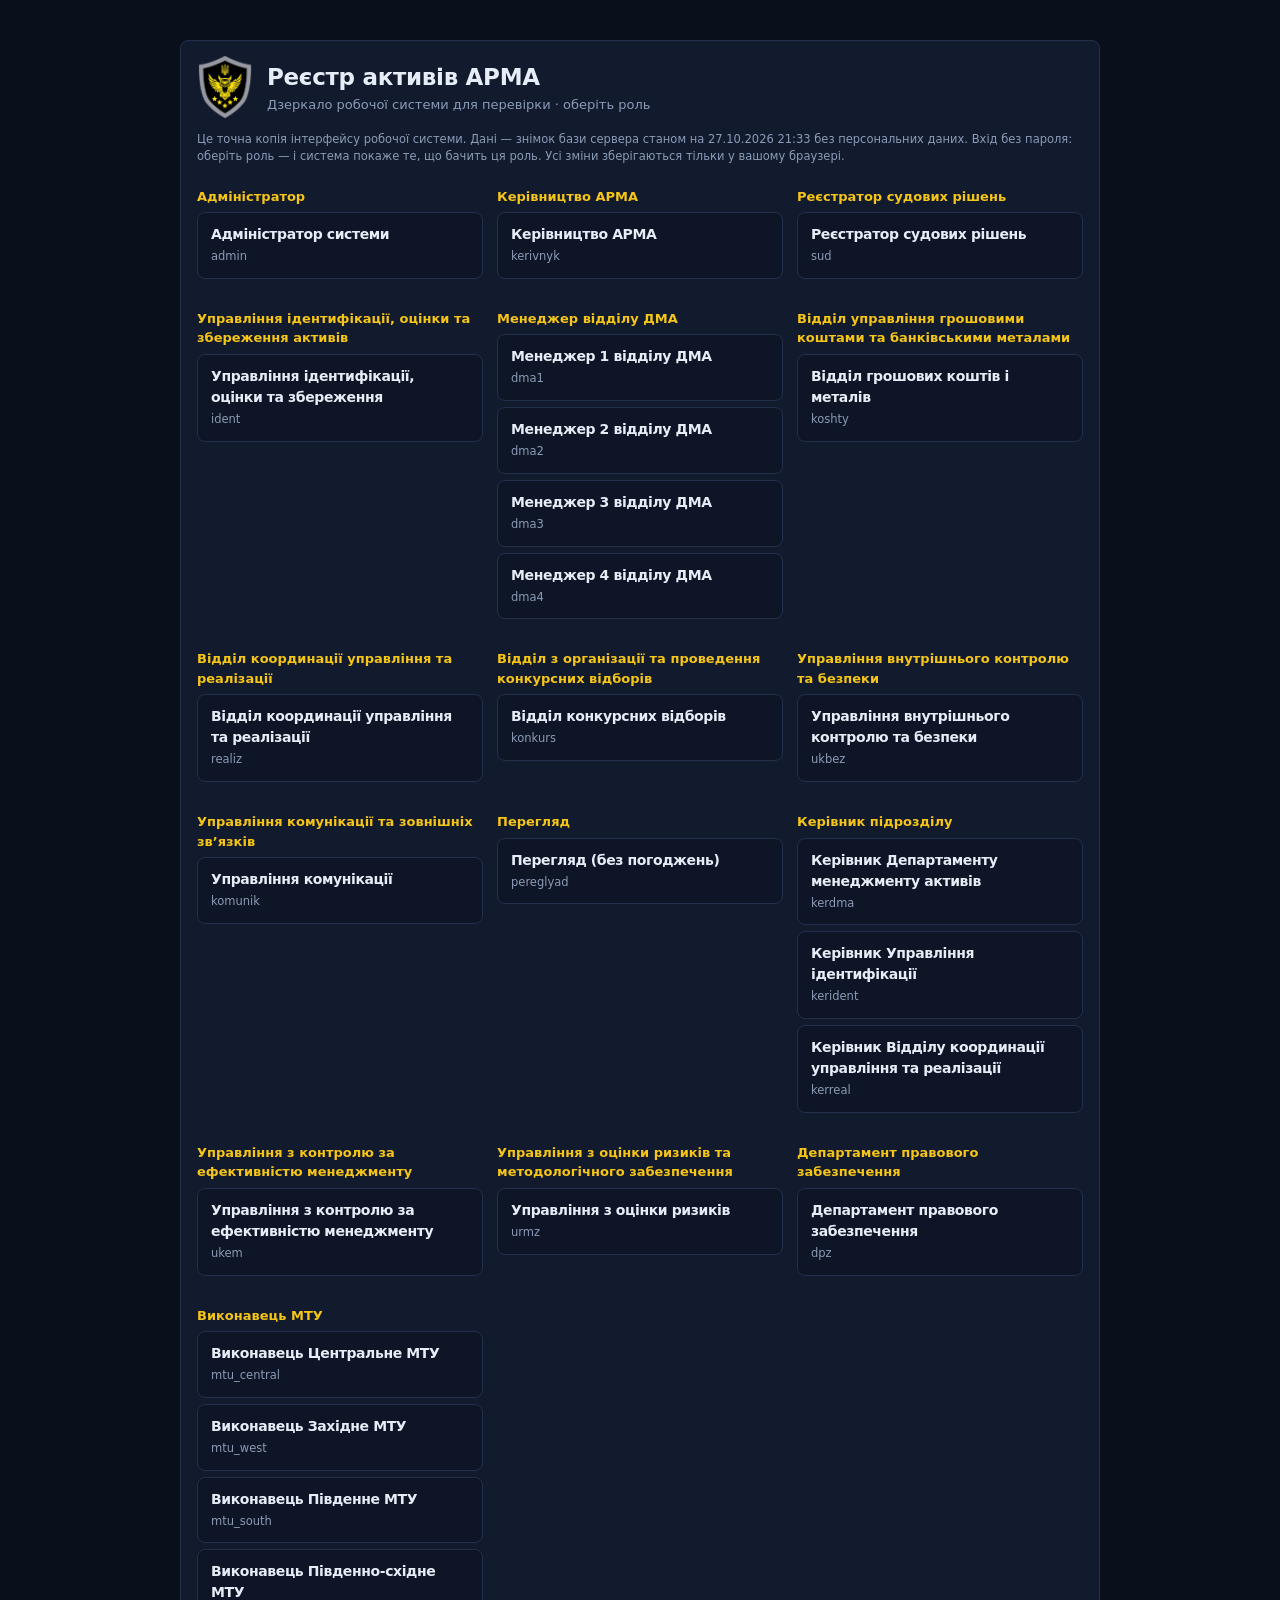
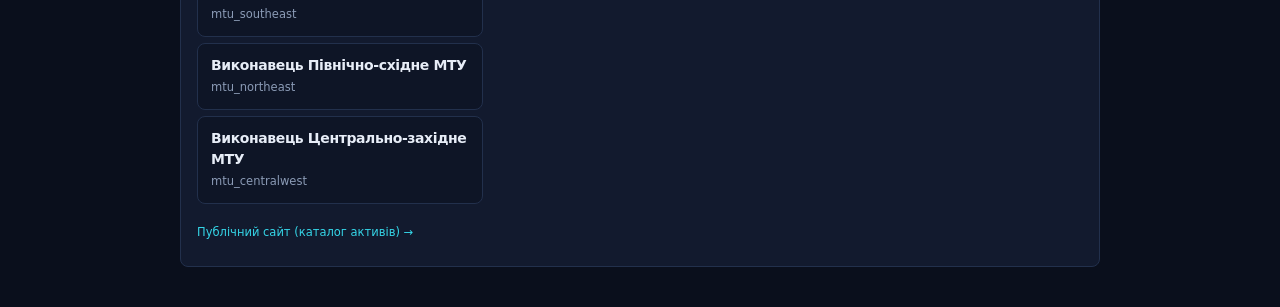
<file: index.html>
<!doctype html>
<html lang="uk"><head><meta charset="utf-8"><meta name="viewport" content="width=device-width,initial-scale=1">
<title>Реєстр активів АРМА — дзеркало для перевірки</title>
<link rel="icon" href="logo.png"><link rel="stylesheet" href="app.css"></head>
<body><div id="app"><div class="boot"><img src="logo.png" alt=""><b>Завантаження реєстру…</b></div></div>
<script>window.ARMA_MODE = 'static'; window.ARMA_STATIC = '';</script>
<script src="dicts.js"></script>
<script src="core.js"></script><script src="charts.js"></script><script src="map.js"></script><script src="xlsx.js"></script>
<script src="pages_main.js"></script><script src="pages_asset.js"></script><script src="pages_work.js"></script><script src="pages_ident.js"></script><script src="pages_mgmt.js"></script><script src="pages_admin.js"></script><script src="boot.js"></script>
</body></html>
</file>
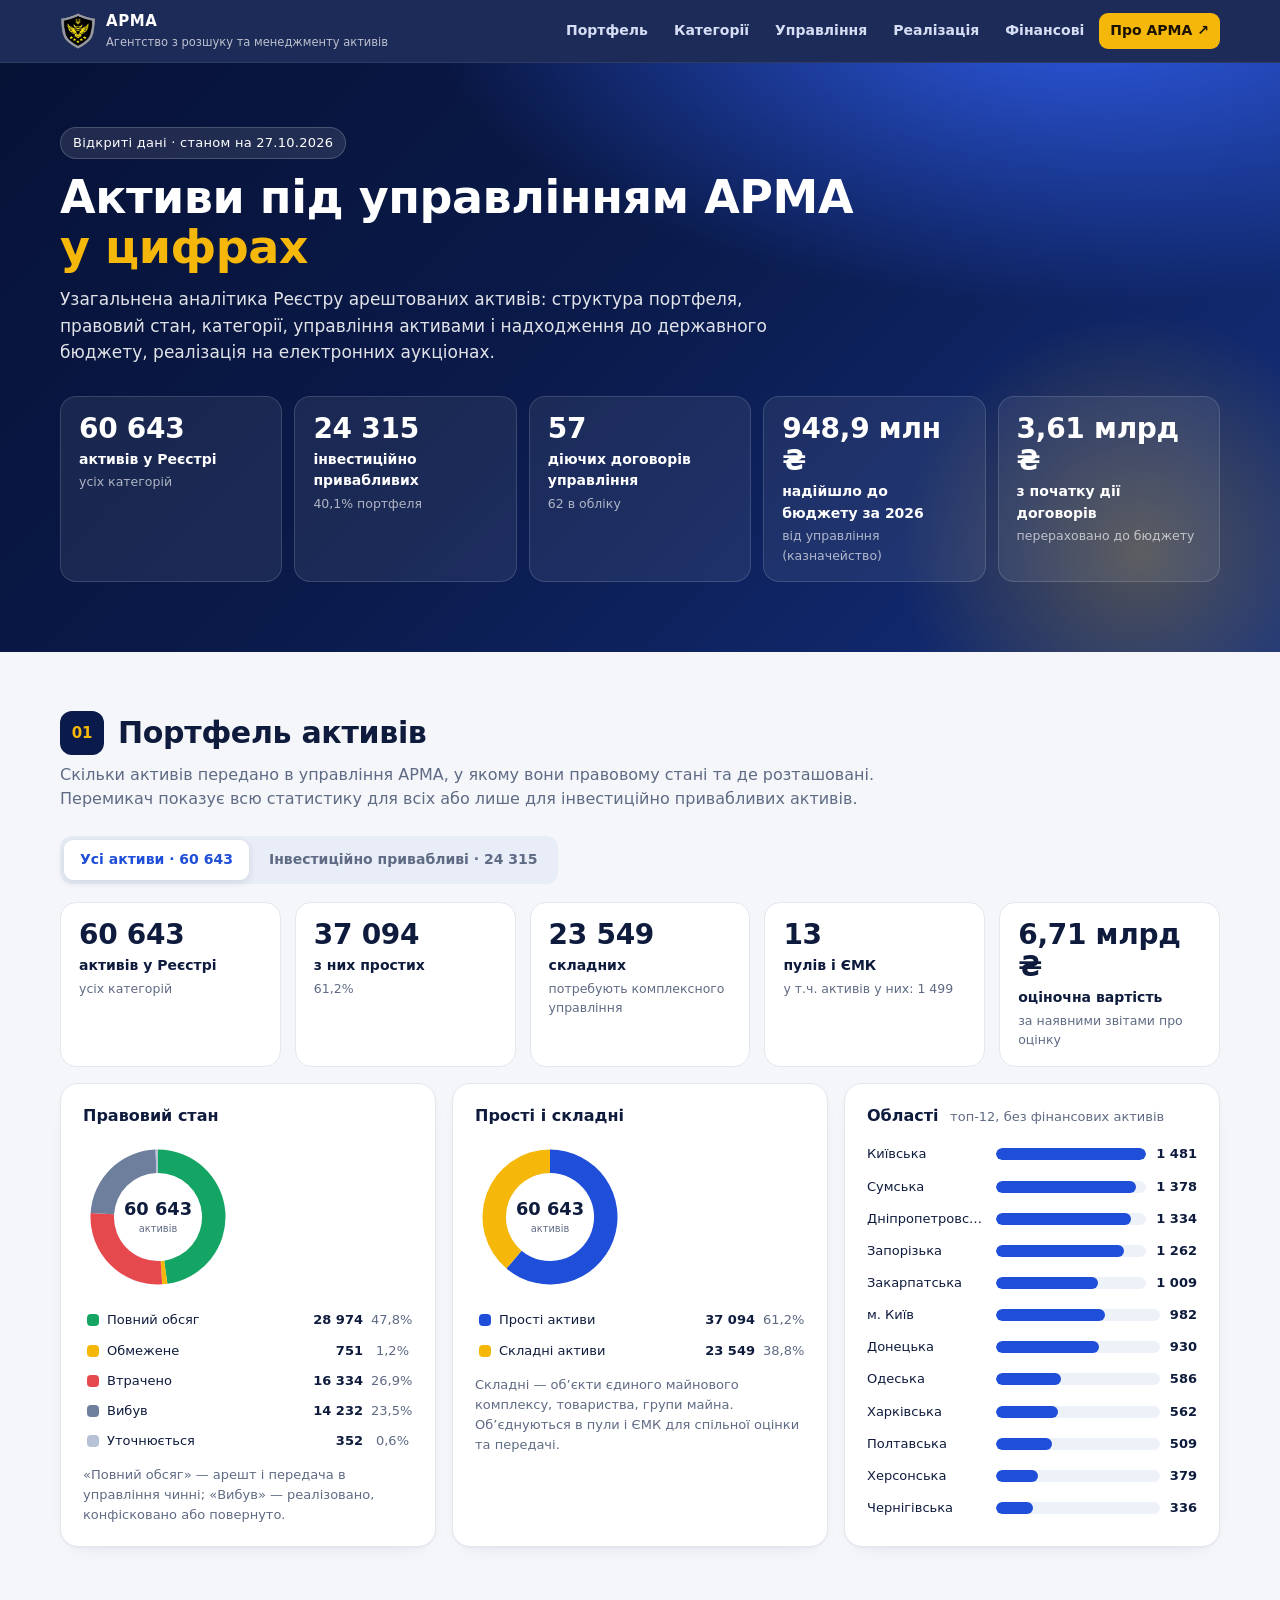
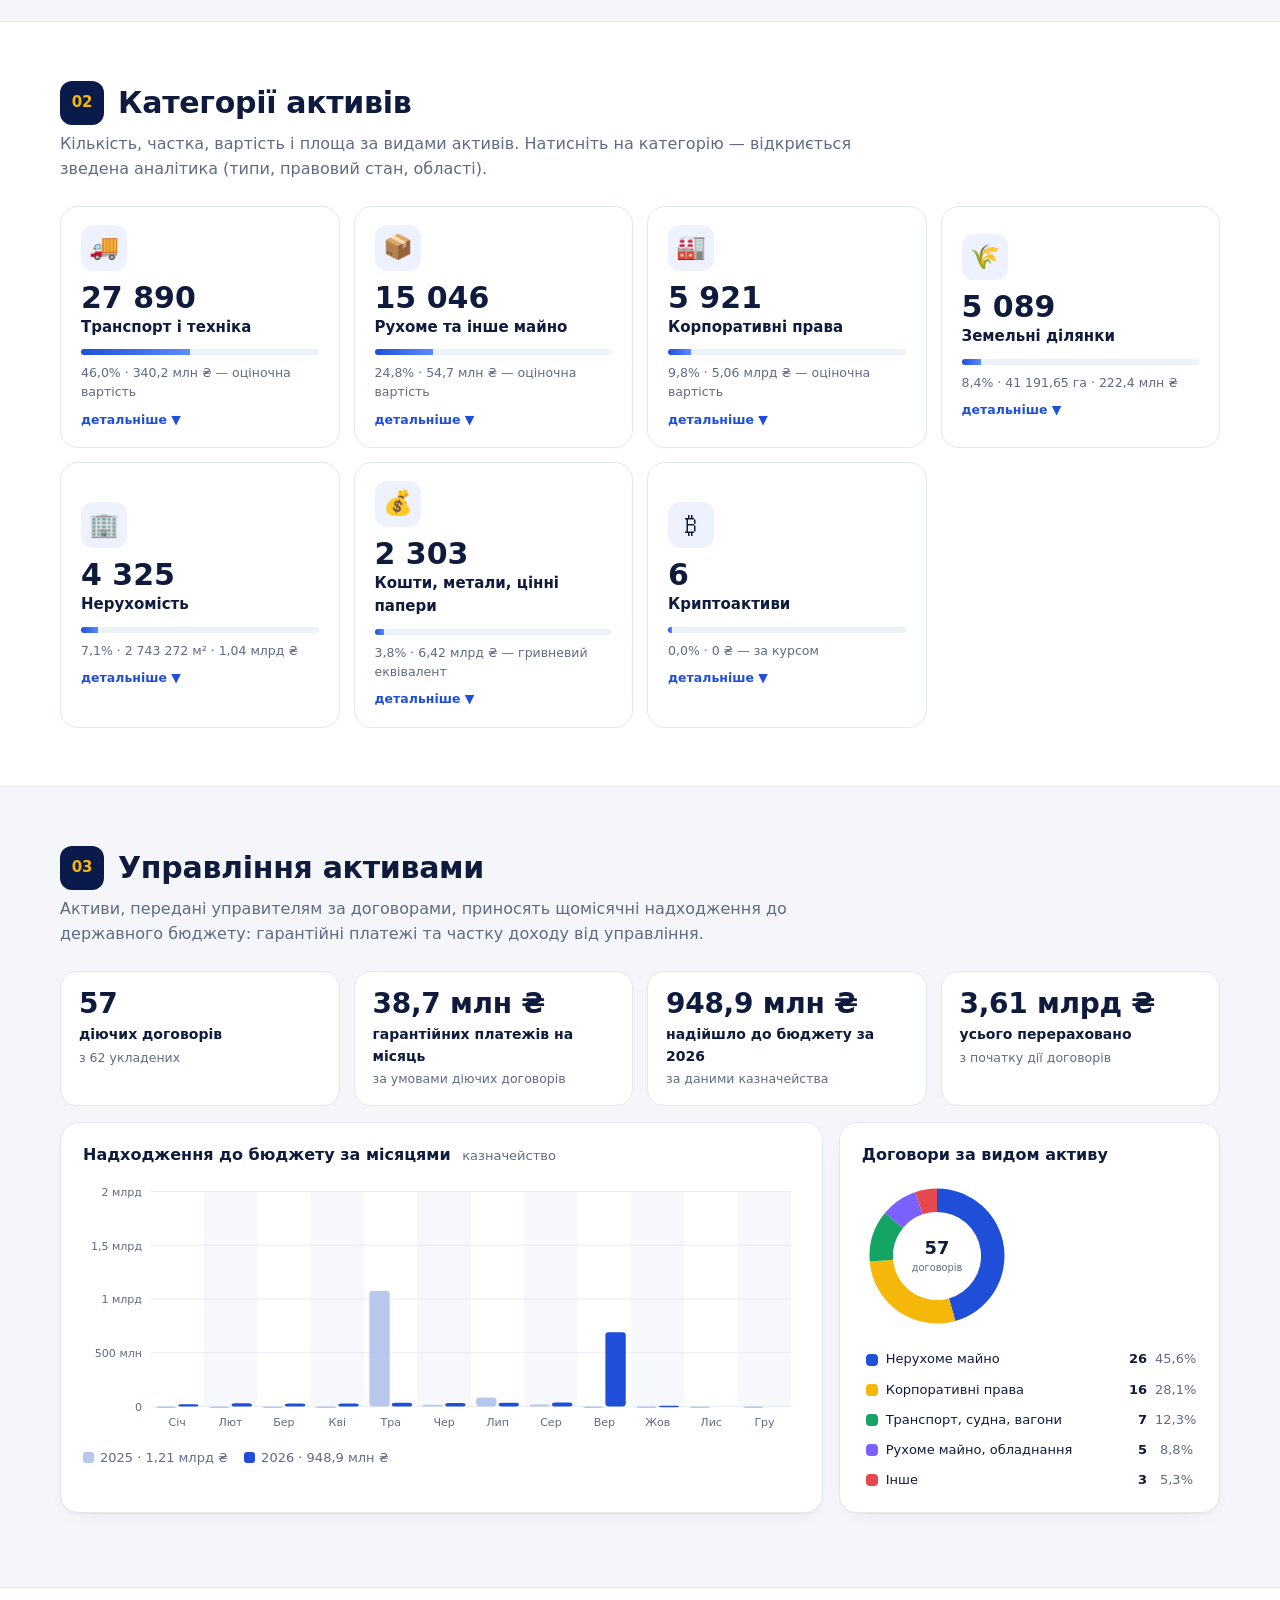
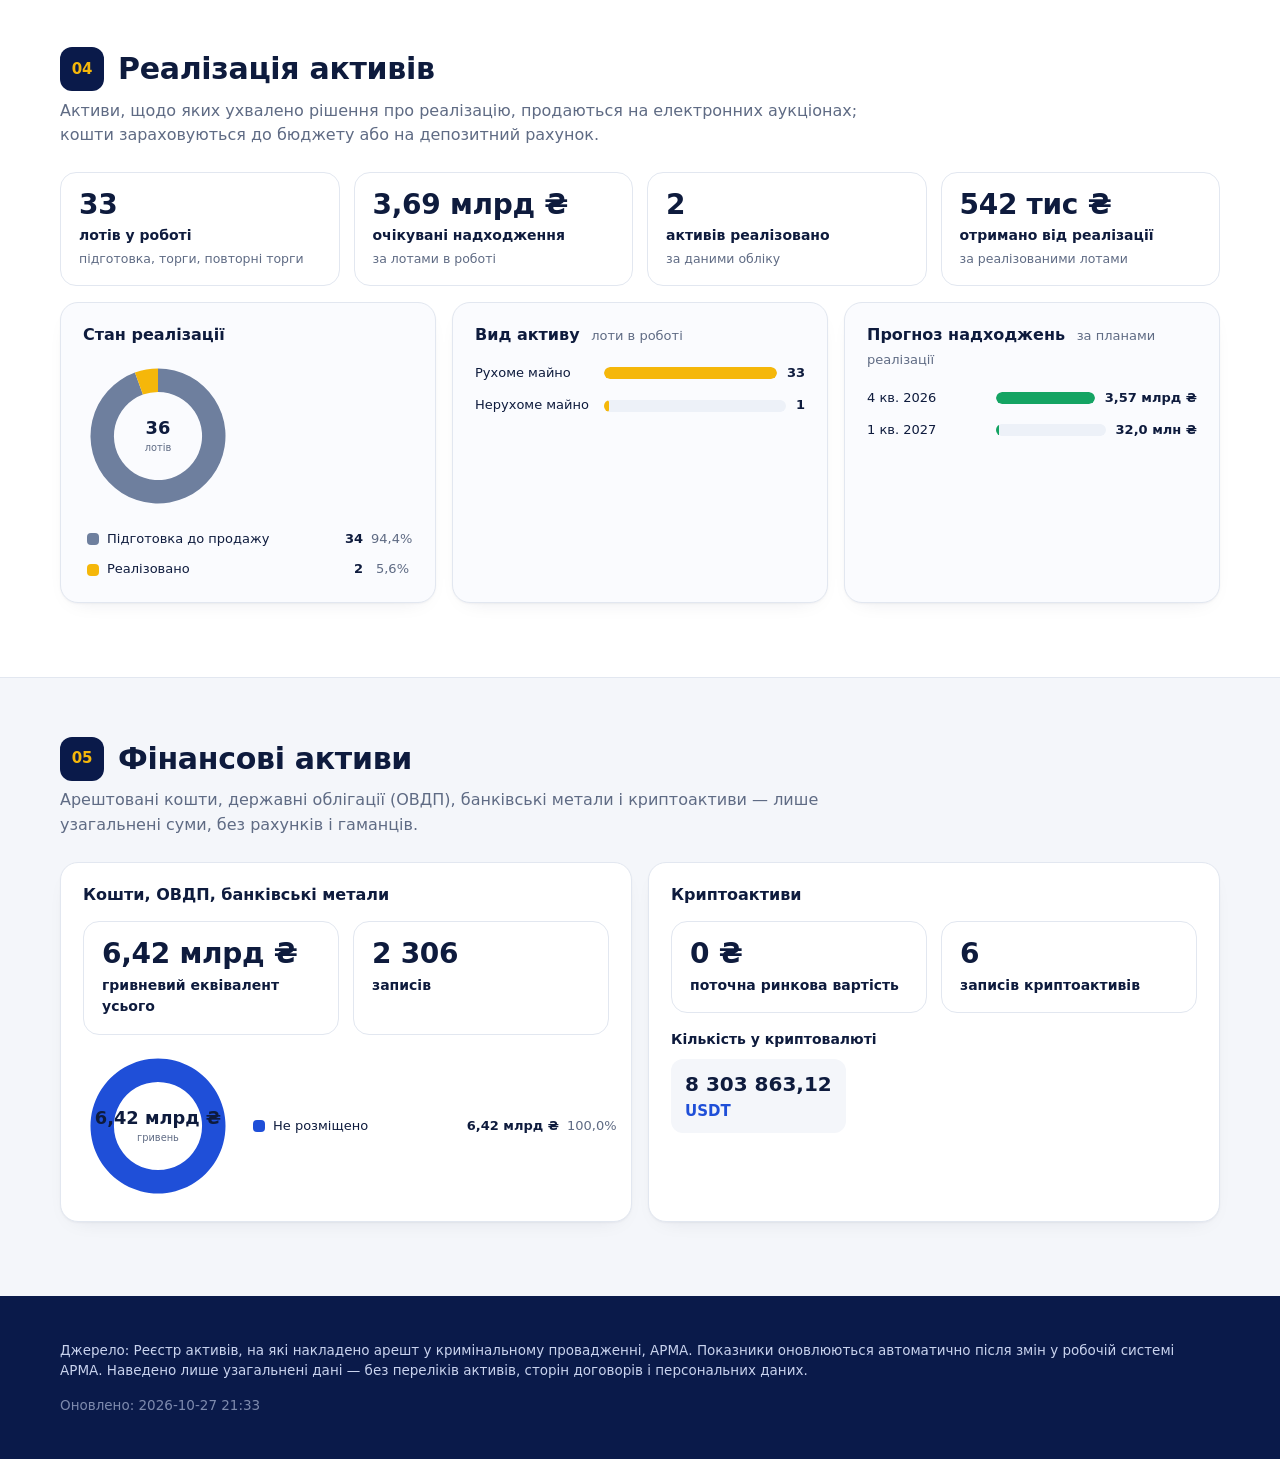
<file: dashboard.html>
<!doctype html>
<html lang="uk"><head><meta charset="utf-8"><meta name="viewport" content="width=device-width,initial-scale=1">
<title>Активи АРМА у цифрах — інфографіка (дзеркало)</title>
<meta name="description" content="Узагальнена аналітика активів під управлінням АРМА: портфель, категорії, управління і реалізація">
<link rel="icon" href="logo.png"><link rel="stylesheet" href="infographics.css"></head>
<body><main id="ig"><div class="ig-empty">Завантаження…</div></main>
<script>window.ARMA_MODE = 'static'; window.ARMA_STATIC = '';</script>
<script src="dicts.js"></script><script src="infographics.js"></script></body></html>
</file>
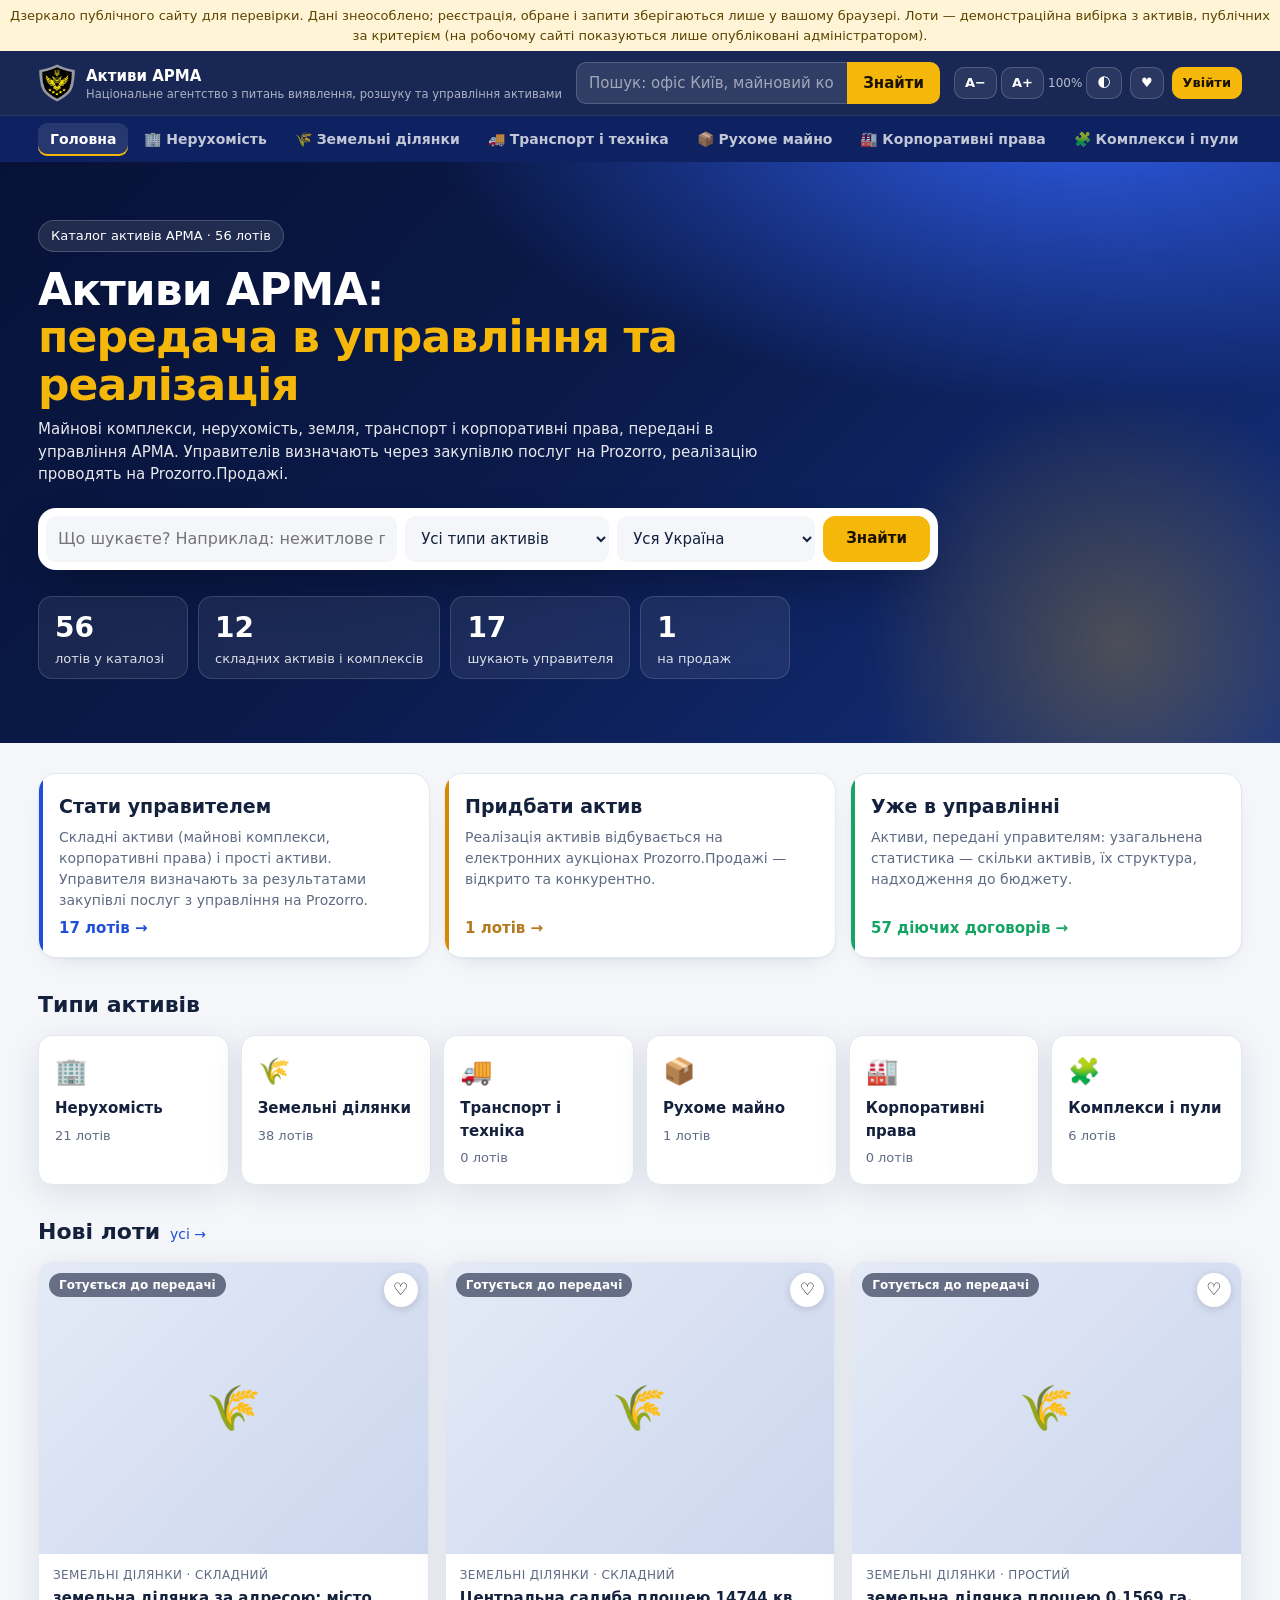
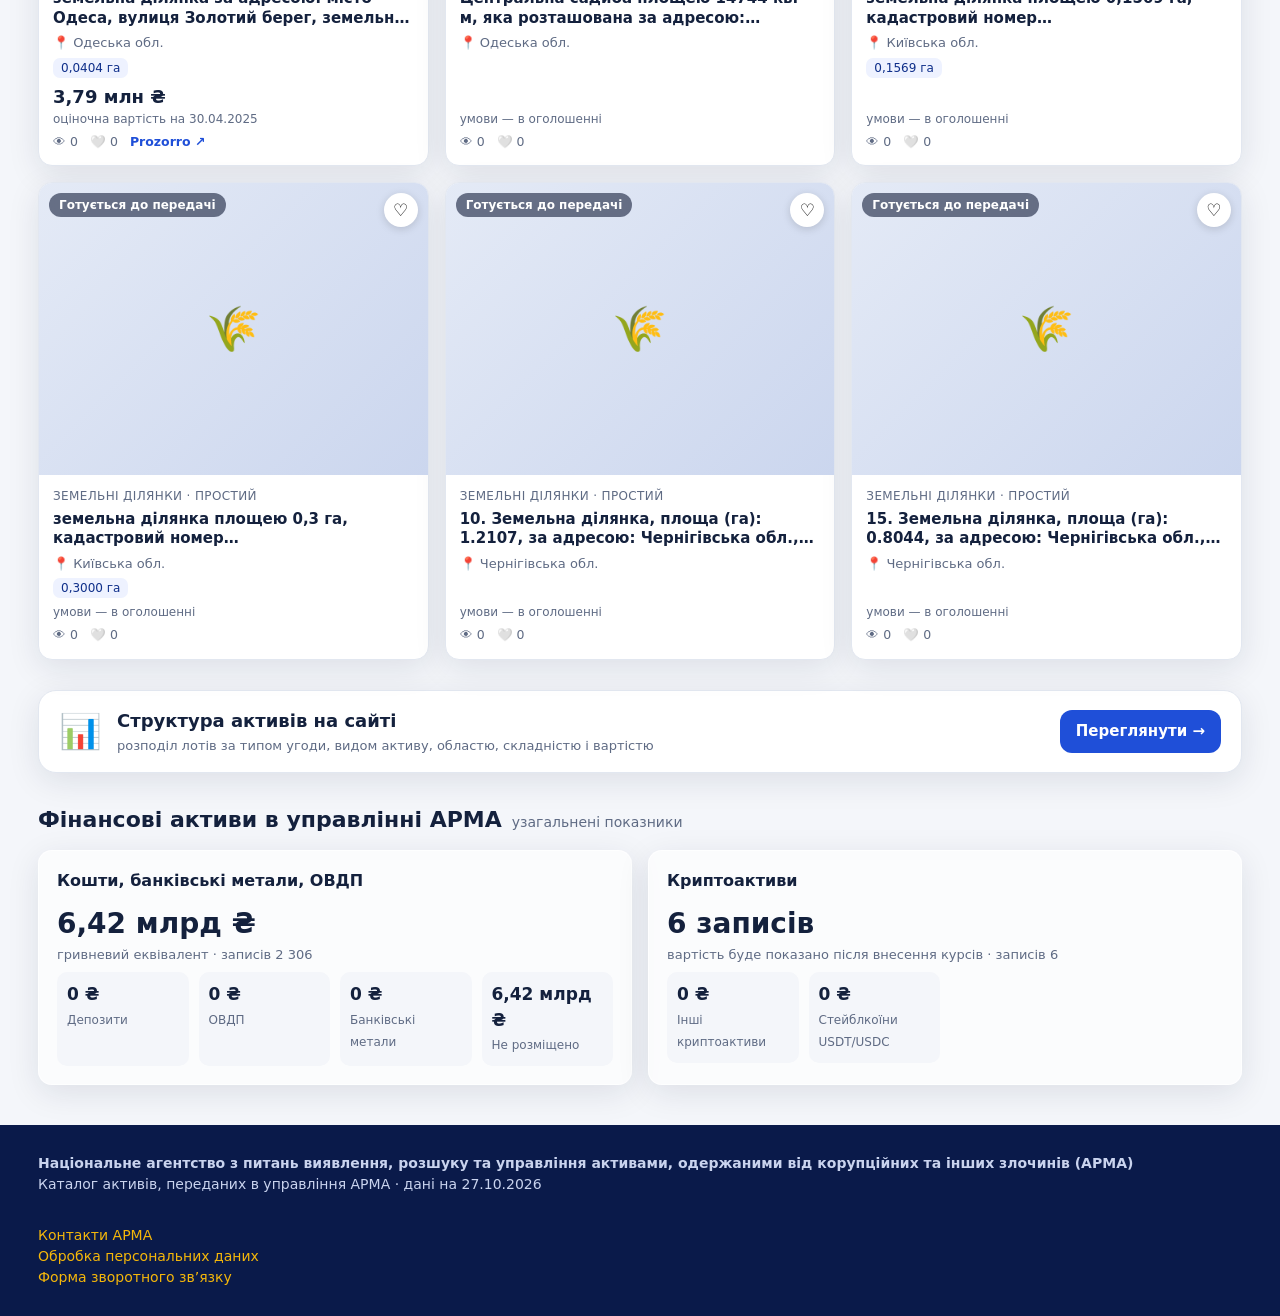
<file: public.html>
<!doctype html>
<html lang="uk"><head><meta charset="utf-8"><meta name="viewport" content="width=device-width,initial-scale=1">
<title>Активи АРМА — каталог активів (дзеркало)</title>
<link rel="icon" href="logo.png"><link rel="stylesheet" href="public.css"></head>
<body><div id="pub"></div>
<script>window.ARMA_MODE = 'static'; window.ARMA_STATIC = '';</script>
<script src="dicts.js"></script><script src="map.js"></script><script src="public.js"></script></body></html>
</file>
<file: app.css>
:root{
  --bg:#0A0F1C; --panel:#121A2E; --panel2:#0E1526; --line:#22304C;
  --gold:#F5C518; --cyan:#35D6E8; --violet:#8B7BF7;
  --text:#E7EDF7; --muted:#8B9BB6;
  --ok:#3DD68C; --lim:#F5A524; --lost:#F0524E; --unk:#6E7F9E;
  --rail:246px;
}
*{box-sizing:border-box}
html,body{margin:0;padding:0}
body{background:var(--bg);color:var(--text);
  font-family:"IBM Plex Sans","Segoe UI",system-ui,sans-serif;font-size:14.5px;line-height:1.5;
  font-feature-settings:"tnum" 1}
a{color:var(--cyan);text-decoration:none}
a:hover{text-decoration:underline}
.mono,.id,code{font-family:"IBM Plex Mono",monospace;font-size:.92em}

.shell{display:grid;grid-template-columns:var(--rail) 1fr;min-height:100vh}
.rail{background:linear-gradient(180deg,#0B1222 0%,#0A0F1C 100%);border-right:1px solid var(--line);
  position:sticky;top:0;height:100vh;display:flex;flex-direction:column;overflow-y:auto}
.brand{display:flex;gap:12px;align-items:center;padding:18px 18px 16px;border-bottom:1px solid var(--line)}
.brand img{width:40px;height:auto}
.brand b{display:block;font-size:15px;letter-spacing:-.2px}
.brand span{font-size:11.5px;color:var(--muted)}
.rail nav{padding:10px 0;flex:1}
.rail .grp{padding:14px 18px 6px;font-size:10.5px;letter-spacing:.09em;color:#5E6E8C;text-transform:uppercase}
.rail nav a{display:block;padding:8px 18px;color:#B9C6DC;font-size:13.5px;border-left:3px solid transparent}
.rail nav a:hover{background:#151E33;color:#fff;text-decoration:none}
.rail nav a.on{background:#17233C;color:#fff;border-left-color:var(--gold);font-weight:600}
.who{padding:12px 18px;border-top:1px solid var(--line);font-size:11.5px;color:var(--muted)}
.who b{display:block;color:#D7E1F0;font-size:13px}

main{padding:22px 26px 56px;max-width:1560px}
.topbar{display:flex;justify-content:space-between;align-items:center;gap:18px;margin-bottom:18px}
h1{font-size:23px;font-weight:600;letter-spacing:-.3px;margin:0 0 3px}
.sub{color:var(--muted);font-size:13px;margin:0}
h2{font-size:15px;font-weight:600;margin:26px 0 10px;letter-spacing:-.1px}
h3{font-size:13.5px;font-weight:600;margin:0 0 10px}
.demo{background:rgba(245,197,24,.12);border:1px solid rgba(245,197,24,.35);color:var(--gold);
  padding:5px 11px;border-radius:3px;font-size:12px;white-space:nowrap}

.panel{background:var(--panel);border:1px solid var(--line);border-radius:8px;padding:14px 16px}
.panel h3{display:flex;justify-content:space-between;align-items:baseline;color:#CFDAEC}
.panel h3 span{font-weight:400;font-size:11px;color:var(--muted)}
.grid{display:grid;gap:14px}
.g2{grid-template-columns:repeat(2,1fr)}
.g3{grid-template-columns:repeat(3,1fr)}
.g4{grid-template-columns:repeat(4,1fr)}
.g5{grid-template-columns:repeat(5,1fr)}
.kpi .v{font-size:24px;font-weight:600;letter-spacing:-.5px}
.kpi .v small{font-size:12px;font-weight:400;color:var(--muted);margin-left:5px}
.kpi .d{font-size:11.5px;color:var(--muted);margin-top:3px}
.chart{height:168px;position:relative}
.chart-sm{height:140px;position:relative}

.bar{display:flex;height:34px;border-radius:5px;overflow:hidden;border:1px solid var(--line)}
.bar div{display:flex;align-items:center;justify-content:center;font-size:12px;font-weight:600;color:#0A0F1C}
.s-ok{background:var(--ok)}.s-lim{background:var(--lim)}.s-lost{background:var(--lost)}.s-unk{background:var(--unk)}
.legend{display:flex;flex-wrap:wrap;gap:20px;margin-top:12px}
.legend div{font-size:11.5px;color:var(--muted);border-left:3px solid var(--line);padding-left:9px}
.legend b{display:block;color:var(--text);font-size:16px;font-weight:600}
.l-ok{border-left-color:var(--ok)!important}.l-lim{border-left-color:var(--lim)!important}
.l-lost{border-left-color:var(--lost)!important}.l-unk{border-left-color:var(--unk)!important}

table{width:100%;border-collapse:collapse;font-size:13px}
th{text-align:left;font-weight:600;color:var(--muted);font-size:11px;padding:8px 10px;
  border-bottom:1px solid var(--line);background:var(--panel2);white-space:nowrap}
td{padding:8px 10px;border-bottom:1px solid #1A2438;vertical-align:top}
tbody tr:hover{background:#172034}
.num{text-align:right}
.wrap-tbl{border:1px solid var(--line);border-radius:8px;overflow:hidden;background:var(--panel)}

.tag{display:inline-block;padding:2px 8px;border-radius:3px;font-size:11.5px;font-weight:600;white-space:nowrap}
.t-ok{background:rgba(61,214,140,.15);color:var(--ok)}
.t-lim{background:rgba(245,165,36,.15);color:var(--lim)}
.t-lost{background:rgba(240,82,78,.15);color:var(--lost)}
.t-unk{background:rgba(110,127,158,.18);color:#9DAEC8}
.t-gold{background:rgba(245,197,24,.15);color:var(--gold)}

.filters{display:flex;flex-wrap:wrap;gap:8px;margin-bottom:12px}
input,select,textarea{font-family:inherit;font-size:13.5px;padding:7px 10px;border:1px solid var(--line);
  border-radius:5px;background:var(--panel2);color:var(--text)}
input::placeholder{color:#5F6F8C}
input:focus,select:focus,textarea:focus{outline:none;border-color:var(--cyan)}
.btn{display:inline-block;padding:7px 14px;border:1px solid var(--cyan);background:rgba(53,214,232,.12);
  color:var(--cyan);border-radius:5px;font-size:13.5px;cursor:pointer;font-family:inherit}
.btn:hover{background:rgba(53,214,232,.22);text-decoration:none}
.btn.gold{border-color:var(--gold);color:var(--gold);background:rgba(245,197,24,.12)}
.btn.gold:hover{background:rgba(245,197,24,.22)}
label{display:block;font-size:11.5px;color:var(--muted);margin:0 0 4px}
.field{margin-bottom:11px}
.field input,.field select,.field textarea{width:100%}

.kv{display:grid;grid-template-columns:180px 1fr;gap:5px 14px;font-size:13px}
.kv dt{color:var(--muted)}.kv dd{margin:0}
.gallery{display:grid;grid-template-columns:repeat(4,1fr);gap:7px}
.gallery img{width:100%;height:86px;object-fit:cover;border:1px solid var(--line);border-radius:5px}
.docs{list-style:none;padding:0;margin:0}
.docs li{display:flex;justify-content:space-between;gap:10px;padding:7px 0;border-bottom:1px solid #1A2438;font-size:13px}

.timeline{list-style:none;margin:0;padding:0 0 0 20px;border-left:2px solid var(--line)}
.timeline li{position:relative;padding:0 0 16px 16px}
.timeline li::before{content:"";position:absolute;left:-25px;top:4px;width:9px;height:9px;border-radius:50%;
  background:var(--unk);border:2px solid var(--panel)}
.e-grant::before{background:var(--ok)!important}
.e-restrict::before{background:var(--lim)!important}
.e-terminate::before{background:var(--lost)!important}
.timeline .date{font-size:11.5px;color:var(--muted);font-family:"IBM Plex Mono",monospace}
.timeline .what{font-weight:600;font-size:13.5px}
.timeline .meta{font-size:12px;color:var(--muted)}

.note{background:rgba(53,214,232,.08);border-left:3px solid var(--cyan);padding:10px 12px;font-size:12.5px;
  border-radius:0 5px 5px 0}
.note.gold{background:rgba(245,197,24,.08);border-left-color:var(--gold)}
.hint{font-size:11.5px;color:var(--muted)}
.chip{display:inline-block;background:#17223A;border:1px solid var(--line);border-radius:12px;
  padding:2px 10px;font-size:12px;margin:0 5px 5px 0}
.map{height:380px;border:1px solid var(--line);border-radius:8px}

/* CRM-кроки */
.steps{list-style:none;margin:0;padding:0;display:grid;gap:8px}
.steps li{display:grid;grid-template-columns:34px 1fr 150px 130px 110px;gap:12px;align-items:center;
  background:var(--panel2);border:1px solid var(--line);border-radius:6px;padding:9px 12px}
.steps .n{width:26px;height:26px;border-radius:50%;display:flex;align-items:center;justify-content:center;
  font-size:12px;font-weight:600;background:#1B2840;color:var(--muted)}
.steps li.done .n{background:rgba(61,214,140,.2);color:var(--ok)}
.steps li.now .n{background:rgba(245,197,24,.2);color:var(--gold)}
.steps .t{font-size:13.5px;font-weight:600}
.steps .s{font-size:11.5px;color:var(--muted)}

@media(max-width:1200px){.g5,.g4{grid-template-columns:repeat(2,1fr)}.g3{grid-template-columns:1fr 1fr}}
@media(max-width:820px){.shell{grid-template-columns:1fr}.rail{position:static;height:auto}
  .g2,.g3,.g4,.g5{grid-template-columns:1fr}main{padding:16px}
  .steps li{grid-template-columns:30px 1fr}}
@media(prefers-reduced-motion:reduce){*{transition:none!important;animation:none!important}}

/* ===================== розширення для робочої системи ===================== */
.s-closed{background:#5B7DB1}.t-closed{background:rgba(91,125,177,.18);color:#8FB0E0}
.l-closed{border-left-color:#5B7DB1!important}
.flash{padding:9px 13px;border-radius:6px;margin:0 0 12px;font-size:13px;border:1px solid var(--line)}
.flash.ok{background:rgba(61,214,140,.1);border-color:rgba(61,214,140,.35);color:#9EE8C3}
.flash.err{background:rgba(240,82,78,.1);border-color:rgba(240,82,78,.35);color:#F7A9A7}
.flash.info{background:rgba(53,214,232,.08);border-color:rgba(53,214,232,.3)}
.btn.sm{padding:4px 10px;font-size:12px}
.btn.danger{border-color:var(--lost);color:var(--lost);background:rgba(240,82,78,.1)}
.btn.plain{border-color:var(--line);color:var(--text);background:transparent}
.btn[disabled]{opacity:.45;cursor:not-allowed}
.row-actions{display:flex;gap:6px;flex-wrap:wrap;align-items:center}
.tabs{display:flex;gap:2px;border-bottom:1px solid var(--line);margin:0 0 14px;flex-wrap:wrap}
.tabs a{padding:8px 13px;color:var(--muted);font-size:13px;border-bottom:2px solid transparent;cursor:pointer}
.tabs a:hover{color:var(--text);text-decoration:none}
.tabs a.on{color:var(--gold);border-bottom-color:var(--gold);font-weight:600}
.tabpane{display:none}.tabpane.on{display:block}
.pager{display:flex;gap:4px;margin:12px 0;align-items:center;flex-wrap:wrap;font-size:12.5px;color:var(--muted)}
.pager a,.pager span.cur{padding:4px 9px;border:1px solid var(--line);border-radius:4px}
.pager span.cur{background:#17233C;color:var(--gold);border-color:var(--gold)}
.form-grid{display:grid;grid-template-columns:repeat(3,1fr);gap:0 14px}
.form-grid.two{grid-template-columns:repeat(2,1fr)}
.form-grid .wide{grid-column:1/-1}
fieldset{border:1px solid var(--line);border-radius:8px;padding:12px 14px 4px;margin:0 0 14px;background:var(--panel)}
fieldset legend{padding:0 6px;font-size:12.5px;color:var(--gold);font-weight:600}
fieldset[disabled]{opacity:.62}
textarea{min-height:64px;resize:vertical;width:100%}
.req::after{content:" *";color:var(--lim)}
.mini{font-size:11.5px;color:var(--muted)}
.pill{display:inline-block;padding:1px 8px;border-radius:10px;font-size:11px;background:#1B2840;color:#AFC0DA;margin-right:4px}
.kpi a.v{color:var(--text)}
.kpi a.v:hover{color:var(--gold);text-decoration:none}
.tiles{display:grid;grid-template-columns:repeat(auto-fill,minmax(205px,1fr));gap:10px}
.tile{display:block;background:var(--panel2);border:1px solid var(--line);border-radius:8px;padding:11px 13px;color:var(--text)}
.tile:hover{border-color:var(--gold);text-decoration:none}
.tile b{display:block;font-size:20px;letter-spacing:-.4px}
.tile span{font-size:11.5px;color:var(--muted)}
.tile.warn b{color:var(--lim)}.tile.bad b{color:var(--lost)}
.banner{background:rgba(139,123,247,.1);border:1px solid rgba(139,123,247,.4);border-radius:8px;padding:11px 14px;margin:0 0 14px;font-size:13px}
.banner a{color:#C3B8FF;font-weight:600}
.overdue{color:var(--lost);font-weight:600}
.steps li.review .n{background:rgba(139,123,247,.25);color:#C3B8FF}
.steps li.skip{opacity:.55}
.steps li{grid-template-columns:34px 1fr 150px 120px 170px}
.chips-filter{display:flex;gap:6px;flex-wrap:wrap;margin:0 0 10px}
.chips-filter a{padding:3px 10px;border:1px solid var(--line);border-radius:12px;font-size:12px;color:var(--muted)}
.chips-filter a.on{border-color:var(--gold);color:var(--gold)}
.sel-bar{position:sticky;bottom:0;background:#0E1526;border:1px solid var(--line);border-radius:8px;
  padding:9px 12px;margin-top:10px;display:flex;gap:8px;align-items:center;flex-wrap:wrap;z-index:5}
.thumb{width:48px;height:36px;object-fit:cover;border-radius:4px;border:1px solid var(--line)}
.gallery a{display:block;position:relative}
.gallery .del{position:absolute;top:3px;right:3px}
.empty{padding:22px;text-align:center;color:var(--muted);font-size:13px}
.ch{width:100%;height:100%}
.ch text{font-family:"IBM Plex Sans",sans-serif}
.ch .lbl{fill:#8B9BB6;font-size:10.5px}
.ch .val{fill:#E7EDF7;font-size:10px;font-weight:600}
.ch .bar:hover{opacity:.82;cursor:pointer}
.legend-mini{display:flex;flex-direction:column;gap:3px;font-size:10.5px;color:var(--muted);justify-content:center}
.legend-mini i{display:inline-block;width:9px;height:9px;border-radius:2px;margin-right:6px;vertical-align:-1px}
.donut-wrap{display:grid;grid-template-columns:150px 1fr;gap:10px;align-items:center;height:100%}
.status-dot{display:inline-block;width:8px;height:8px;border-radius:50%;margin-right:5px}
.public-hero{padding:34px 0 20px}
.public-grid{display:grid;grid-template-columns:repeat(auto-fill,minmax(260px,1fr));gap:14px}
.public-card{background:var(--panel);border:1px solid var(--line);border-radius:10px;overflow:hidden;color:var(--text)}
.public-card img{width:100%;height:170px;object-fit:cover;display:block;background:#17223A}
.public-card .b{padding:12px 14px}
.public-card:hover{border-color:var(--gold);text-decoration:none}
.nowrap{white-space:nowrap}
td .sub{display:block;font-size:11.5px;color:var(--muted)}
@media(max-width:900px){.form-grid,.form-grid.two{grid-template-columns:1fr}.steps li{grid-template-columns:30px 1fr}}
/* --- доповнення v3 --- */
th .sub,td .sub{display:block;font-size:11px;font-weight:400;color:var(--muted);margin-top:2px}
.prog{height:6px;background:var(--panel2);border:1px solid var(--line);border-radius:4px;overflow:hidden;margin-top:4px}
.prog div{height:100%;background:var(--gold)}
.pcards .empty,.grid .empty-wide{grid-column:1/-1}
.land-map{position:relative}
.land-map text{fill:#8B9BB6;font-size:10px;font-family:"IBM Plex Sans",sans-serif}
@media (max-width:900px){.shell{grid-template-columns:1fr}.rail{position:static}.grid.g4,.grid.g5,.grid.g3,.grid.g2{grid-template-columns:1fr}.form-grid{grid-template-columns:1fr}}
/* ===================== v2: єдиний інтерфейс ===================== */
.ch-barh{display:flex;flex-direction:column;gap:7px;padding:2px 0}
.ch-row{display:grid;grid-template-columns:minmax(80px,42%) 1fr auto;gap:8px;align-items:center;font-size:12px;border-radius:4px;padding:1px 2px}
.ch-row:hover{background:rgba(255,255,255,.04)}
.ch-lbl{color:#AFC0DA;white-space:nowrap;overflow:hidden;text-overflow:ellipsis;text-align:right}
.ch-track{height:13px;background:rgba(255,255,255,.04);border-radius:3px;overflow:hidden}
.ch-fill{height:100%;width:0;border-radius:3px;transition:width .9s cubic-bezier(.2,.8,.2,1)}
.ch-val{color:var(--text);font-weight:600;font-size:11.5px;min-width:34px;text-align:right;white-space:nowrap}
.ch-barv{display:flex;align-items:stretch;gap:10px;height:170px;padding-top:4px}
.ch-col{flex:1;display:flex;flex-direction:column;align-items:center;min-width:0;border-radius:4px}
.ch-col:hover{background:rgba(255,255,255,.04)}
.ch-cval{font-size:11.5px;font-weight:600;color:var(--text);height:16px}
.ch-ctrack{flex:1;width:60%;max-width:46px;display:flex;align-items:flex-end}
.ch-cfill{width:100%;height:0;border-radius:3px 3px 0 0;transition:height .9s cubic-bezier(.2,.8,.2,1)}
.ch-clbl{font-size:11px;color:#AFC0DA;max-width:100%;white-space:nowrap;overflow:hidden;text-overflow:ellipsis;margin-top:4px}
.ch-donut{display:grid;grid-template-columns:140px 1fr;gap:14px;align-items:center}
.ch-dsvg{width:140px;height:140px}.ch-seg{transition:stroke-dasharray 1s cubic-bezier(.2,.8,.2,1)}
.ch-dtot{fill:var(--text);font-size:15px;font-weight:700}.ch-dsub{fill:var(--muted);font-size:9.5px}
.ch-legend{display:flex;flex-direction:column;gap:5px;min-width:0}
.ch-li{display:grid;grid-template-columns:10px minmax(0,1fr) auto 34px;gap:7px;align-items:center;font-size:12px;border-radius:4px;padding:1px 3px}
.ch-li:hover{background:rgba(255,255,255,.05)}
.ch-li i{width:10px;height:10px;border-radius:2px}.ch-ll{color:#AFC0DA;white-space:nowrap;overflow:hidden;text-overflow:ellipsis}
.ch-li b{color:var(--text);font-size:11.5px}.ch-li em{font-style:normal;color:var(--muted);font-size:11px;text-align:right}
.ch-link{cursor:pointer}
.ch-tip{position:fixed;z-index:200;background:#0B1222;border:1px solid var(--gold);color:var(--text);padding:7px 10px;border-radius:6px;font-size:12.5px;max-width:340px;pointer-events:none;box-shadow:0 6px 20px rgba(0,0,0,.45);display:none;line-height:1.4}
.ch-tip-h{color:var(--gold);font-size:11px;margin-top:3px}
.chart{min-height:60px;height:auto!important}
/* зони */
.z{display:inline-block;padding:1px 7px;border-radius:9px;font-size:10.5px;font-weight:600;white-space:nowrap}
.z-red{background:rgba(240,82,78,.16);color:#FF7B77}.z-yellow{background:rgba(245,197,24,.15);color:#F5C518}
.z-blue{background:rgba(76,141,246,.17);color:#7FB0FF}.z-grey{background:rgba(138,148,166,.18);color:#B5BFCE}
/* обрізання тексту з повною підказкою */
.clip{display:-webkit-box;-webkit-line-clamp:3;line-clamp:3;-webkit-box-orient:vertical;overflow:hidden;white-space:normal;word-break:break-word;max-width:100%}   /* v2.5: до 3 рядків, повний текст — у підказці */
.clip.one{-webkit-line-clamp:1;line-clamp:1}
.topbar h1{overflow-wrap:anywhere}
.rail nav a{white-space:nowrap;overflow:hidden;text-overflow:ellipsis}
/* блоки процесів */
.proc-grid{display:grid;grid-template-columns:repeat(auto-fill,minmax(330px,1fr));gap:12px}
.proc{background:var(--panel);border:1px solid var(--line);border-radius:10px;padding:13px 14px;border-top:3px solid var(--gold)}
.proc h4{margin:0 0 2px;font-size:14px}.proc .pm{font-size:11.5px;color:var(--muted);margin-bottom:9px}
.proc ol{list-style:none;margin:0;padding:0;display:flex;flex-direction:column;gap:4px}
.proc li{display:grid;grid-template-columns:22px 1fr auto;gap:7px;align-items:center;font-size:12px;padding:3px 4px;border-radius:5px}
.proc li:hover{background:rgba(255,255,255,.04)}
.proc li .no{width:20px;height:20px;border-radius:50%;background:#1B2840;color:#AFC0DA;display:flex;align-items:center;justify-content:center;font-size:10.5px}
.proc li.on .no{background:var(--gold);color:#0A0F1C;font-weight:700}
.proc li.par .no{outline:2px dashed rgba(245,197,24,.6);outline-offset:1px}
.proc li .cnt{font-weight:700;font-size:12px}.proc li .cnt.over{color:var(--lost)}
.proc li .nm{color:#C9D5E8;white-space:nowrap;overflow:hidden;text-overflow:ellipsis}
.proc .pbar{display:flex;height:6px;border-radius:3px;overflow:hidden;margin:6px 0 10px;background:rgba(255,255,255,.05)}
/* модальне вікно, повідомлення */
.modal-bg{position:fixed;inset:0;background:rgba(5,8,15,.72);z-index:120;display:flex;align-items:flex-start;justify-content:center;overflow:auto;padding:40px 14px}
.modal{background:var(--panel);border:1px solid var(--line);border-radius:12px;max-width:760px;width:100%;padding:18px 20px;box-shadow:0 20px 50px rgba(0,0,0,.5)}
.modal h3{margin:0 0 12px;font-size:16px}
.toast{position:fixed;right:18px;bottom:18px;z-index:150;display:flex;flex-direction:column;gap:8px}
.toast div{background:#10213B;border:1px solid var(--line);border-left:4px solid var(--ok);padding:10px 14px;border-radius:8px;font-size:13px;max-width:420px;box-shadow:0 8px 24px rgba(0,0,0,.4)}
.toast div.err{border-left-color:var(--lost)}.toast div.info{border-left-color:var(--cyan)}
.busy{position:fixed;top:0;left:0;right:0;height:3px;background:linear-gradient(90deg,transparent,var(--gold),transparent);background-size:200% 100%;animation:busy 1s linear infinite;z-index:300}
@keyframes busy{from{background-position:200% 0}to{background-position:-200% 0}}
.btn[disabled]{opacity:.45;cursor:not-allowed}
.btn.sm{padding:4px 9px;font-size:12px}
.row-actions{display:flex;gap:6px;flex-wrap:wrap;align-items:center}
.sel-basket{display:flex;gap:8px;align-items:center;background:rgba(245,197,24,.08);border:1px solid rgba(245,197,24,.35);border-radius:8px;padding:7px 12px;margin:0 0 10px;font-size:12.5px;flex-wrap:wrap}
textarea.big{min-height:120px}
.kv dd{overflow-wrap:anywhere}
.mode-badge{font-size:11px;color:var(--muted);margin-left:auto}
.map-wrap{position:relative;height:520px;border-radius:10px;overflow:hidden;border:1px solid var(--line);background:#0E1526;touch-action:none;user-select:none}
.map-wrap canvas{position:absolute;inset:0}
.map-tiles{position:absolute;inset:0;overflow:hidden}.map-tiles img{position:absolute;width:256px;height:256px;filter:saturate(.65) brightness(.75) contrast(1.05)}
.map-ctrl{position:absolute;right:10px;top:10px;display:flex;flex-direction:column;gap:5px;z-index:5}
.map-ctrl button{width:32px;height:32px;border-radius:6px;border:1px solid var(--line);background:#0B1222;color:var(--text);font-size:17px;cursor:pointer}
.map-attr{position:absolute;right:6px;bottom:4px;font-size:10px;color:#9AA7BD;background:rgba(10,15,28,.7);padding:1px 5px;border-radius:3px;z-index:5}
.map-legend{position:absolute;left:10px;bottom:10px;background:rgba(10,15,28,.85);border:1px solid var(--line);border-radius:7px;padding:6px 9px;font-size:11px;z-index:5;display:flex;gap:10px;flex-wrap:wrap}
.map-legend span{display:flex;gap:5px;align-items:center}.map-legend i{width:10px;height:10px;border-radius:50%}
.doclist{display:flex;flex-direction:column;gap:6px}
.docrow{display:grid;grid-template-columns:1fr auto;gap:10px;align-items:center;background:var(--panel2);border:1px solid var(--line);border-radius:7px;padding:8px 11px;font-size:13px}
.ident-sec{border:1px solid var(--line);border-radius:9px;margin-bottom:12px;background:var(--panel)}
.ident-sec>summary{padding:10px 14px;cursor:pointer;font-weight:600;color:var(--gold);font-size:13px}
.ident-sec .form-grid{padding:4px 14px 10px}
.stage{display:inline-block;padding:1px 8px;border-radius:9px;font-size:11px;background:#1B2840;color:#C9D5E8;white-space:nowrap}
.stage.possible{background:rgba(61,214,140,.16);color:var(--ok)}.stage.impossible{background:rgba(240,82,78,.15);color:#FF8A86}
.stage.accepted{background:rgba(76,141,246,.18);color:#8EB8FF}.stage.conclusion{background:rgba(139,123,247,.2);color:#C3B8FF}
@media (max-width:900px){.ch-donut{grid-template-columns:1fr}.ch-dsvg{margin:0 auto}.map-wrap{height:400px}}
/* v2: перегляд фото, картка активу */
.lightbox{position:fixed;inset:0;background:rgba(3,6,12,.92);z-index:130;display:flex;align-items:center;justify-content:center;flex-direction:column;gap:10px}
.lightbox img{max-width:94vw;max-height:84vh;border-radius:6px}
.lightbox .lb-bar{display:flex;gap:8px;align-items:center;color:#C9D5E8;font-size:13px}
.card-grid{display:grid;grid-template-columns:minmax(0,1fr) 320px;gap:14px;align-items:start}
@media(max-width:1100px){.card-grid{grid-template-columns:1fr}}
.side .panel{margin-bottom:12px}
.side h3{margin-top:0}
.zone-big{display:inline-block;font-size:14px;padding:4px 12px;border-radius:14px;font-weight:600}
.doc-group{margin-bottom:12px}
.doc-group h4{margin:0 0 6px;font-size:13px;color:var(--gold)}
.doc-group .empty{padding:6px 0;text-align:left}
.actions-inline{display:flex;gap:6px;flex-wrap:wrap;align-items:center}
.btn.danger{border-color:rgba(240,82,78,.5);color:#FF8A86}
.btn.danger:hover{background:rgba(240,82,78,.12)}
.form-actions{display:flex;gap:8px;justify-content:flex-end;position:sticky;bottom:0;background:var(--bg);padding:10px 0;border-top:1px solid var(--line);margin-top:8px;z-index:5}
.hint-q{display:inline-block;width:16px;height:16px;border-radius:50%;background:var(--panel2);border:1px solid var(--line);font-size:10.5px;text-align:center;line-height:14px;color:var(--muted);cursor:help;margin-left:4px}
.prozorro{display:inline-flex;gap:6px;align-items:center}
textarea.big{min-height:140px}
.boot{min-height:100vh;display:flex;flex-direction:column;align-items:center;justify-content:center;gap:12px;color:var(--muted);text-align:center;padding:20px}
.boot img{width:72px;animation:pulse 1.6s ease-in-out infinite}.boot b{color:var(--text);font-size:16px}
@keyframes pulse{0%,100%{opacity:.55}50%{opacity:1}}
.side select,.side input{width:100%;min-width:0;max-width:100%}
.side form div[style*="display:flex"] select{flex:1;width:auto}
/* кільцева діаграма: у вузьких панелях — легенда під кільцем, підписи не обрізаються до нуля */
.ch-donut{grid-template-columns:1fr;justify-items:center}
.ch-donut .ch-legend{width:100%}
.ch-li b{white-space:nowrap}
.grid.g2 .ch-donut,.panel[style*="span 2"] .ch-donut{grid-template-columns:150px 1fr;justify-items:stretch}
.kpi .v{overflow-wrap:anywhere}
.rail{overflow-y:auto;scrollbar-width:thin}
.rail .who{position:sticky;bottom:0;background:#0A0F1C}
.kpi .v.att{color:#F5A524}
.kpi .v.att.on{color:#FFB648;text-shadow:0 0 18px rgba(245,165,36,.35)}
.panel.kpi:has(.v.att.on){border-color:rgba(245,165,36,.6);box-shadow:0 0 0 1px rgba(245,165,36,.35) inset}
.is-off{opacity:.55;pointer-events:none;filter:grayscale(.4)}
/* v2.2 ідентифікація: період (роки / місяці, у т. ч. майбутні), етапи 01–09, календар строків */
.period .chips{display:flex;gap:6px;flex-wrap:wrap;align-items:center;margin:0 0 6px}
.period .chip{padding:3px 10px;border-radius:12px;font-size:12px;color:var(--muted);text-decoration:none}
.period .chip.on{border-color:var(--gold);color:var(--gold)}
.period .chip.future{border-style:dashed}
.stage.executor,.stage.mtu{background:rgba(53,214,232,.14);color:#7FE6F1}.stage.inspected{background:rgba(245,197,24,.14);color:#F5D35E}
.stage.draft,.stage.agreed{background:rgba(139,123,247,.14);color:#B9AEFF}.stage.registry{background:rgba(61,214,140,.18);color:var(--ok)}
.stage.impossible{background:rgba(240,82,78,.15);color:#FF8A86}
table.cal tr.future td{opacity:.8;font-style:italic}table.cal tr.now td{background:rgba(245,165,36,.08)}
.nd{display:flex;gap:6px}.nd input:first-child{flex:1;min-width:90px}.nd input[type=date]{width:150px}
.panel.ruling{margin-bottom:12px}.ruling-form{margin:8px 0}
fieldset legend{font-weight:600;color:var(--gold);padding:0 6px}
@media (max-width:640px){.nd{flex-direction:column}.nd input[type=date]{width:100%}.period .chip{padding:4px 9px}}
.checks{display:flex;flex-wrap:wrap;gap:6px 14px}.checks .chk{display:flex;align-items:center;gap:5px;font-size:13px;color:var(--text)}
dl.kv.auto{background:rgba(53,214,232,.05);border:1px dashed rgba(53,214,232,.25);border-radius:8px;padding:8px 10px;margin:6px 0 10px}
/* v2.3 */
.nbadge{display:inline-block;min-width:18px;padding:0 5px;border-radius:9px;background:#F0524E;color:#fff;font-size:11px;text-align:center;margin-left:4px}
input[type=date],input[type=datetime-local],input[type=month]{color-scheme:dark}
input[type=date]::-webkit-calendar-picker-indicator,input[type=month]::-webkit-calendar-picker-indicator,input[type=datetime-local]::-webkit-calendar-picker-indicator{filter:invert(1) brightness(1.6);opacity:.9;cursor:pointer}
.card-grid{grid-template-columns:minmax(0,1fr) minmax(280px,380px)}.card-grid>*{min-width:0}.side{min-width:0;overflow-wrap:anywhere}
.side .steps li{grid-template-columns:28px minmax(0,1fr);row-gap:4px}.side .steps li>div:nth-child(n+3){grid-column:2}
.side form.plan-new select{width:100%}
@media (max-width:1100px){.card-grid{grid-template-columns:1fr}}
/* карта v2.3: підкладки, кадастр, підказки */
.map-wrap{position:relative;overflow:hidden;touch-action:none;user-select:none}
.map-wrap .map-tiles{position:absolute;inset:0}.map-wrap .map-tiles img{position:absolute;width:256px;height:256px;max-width:none}
.map-wrap .map-cad img{opacity:.85}.map-wrap canvas{position:absolute;inset:0}
.map-layers{position:absolute;left:10px;top:10px;display:flex;gap:4px;z-index:6;flex-wrap:wrap}
.map-layers button{padding:5px 10px;border-radius:7px;border:1px solid rgba(255,255,255,.35);background:rgba(11,18,34,.82);color:#E6ECF5;font-size:12px;cursor:pointer}
.map-layers button.on{background:#F5C518;color:#0B1220;border-color:#F5C518;font-weight:600}
.map-tip{position:absolute;z-index:7;max-width:260px;background:rgba(11,18,34,.92);color:#fff;font-size:12px;padding:5px 8px;border-radius:6px;pointer-events:none}
.map-panel{display:flex;gap:8px;flex-wrap:wrap;align-items:center;margin-bottom:10px}
.land-list{margin-top:12px}
/* v2.5: перенесення назв (до 3 рядків, повна назва — у підказці), плашка складності, пари KPI */
.clip3{display:-webkit-box;-webkit-line-clamp:3;line-clamp:3;-webkit-box-orient:vertical;overflow:hidden;white-space:normal;word-break:break-word}
.tag.cx-simple{background:rgba(53,214,232,.14);color:#35D6E8}.tag.cx-complex{background:rgba(139,123,247,.16);color:#A99BFF}.tag.cx-pool{background:rgba(245,197,24,.15);color:#F5C518}
.kpi-pair{display:flex;gap:18px;align-items:flex-end;flex-wrap:wrap}.kpi-pair>span{display:flex;flex-direction:column;line-height:1.05}.kpi-pair b{font-size:30px;font-weight:700}.kpi-pair small{font-size:11px;opacity:.75;font-weight:500;margin-top:3px}
.full-tip{position:fixed;z-index:9999;background:#0E1626;color:#E8EDF7;border:1px solid rgba(245,197,24,.45);border-radius:8px;padding:8px 11px;font-size:13px;line-height:1.45;box-shadow:0 10px 28px rgba(0,0,0,.45);white-space:pre-wrap;pointer-events:none}
:root[data-theme="light"] .full-tip,.light .full-tip{background:#fff;color:#14213D;border-color:#C9D3E5}
h1,.topbar h1{overflow:hidden;text-overflow:ellipsis}
/* v2.5: план / факт */
.ch-grp{display:flex;flex-direction:column;gap:8px}.ch-glegend{display:flex;gap:14px;flex-wrap:wrap;font-size:12px;opacity:.85}.ch-glegend i{display:inline-block;width:10px;height:10px;border-radius:2px;margin-right:5px}
.ch-gcols{display:flex;gap:6px;align-items:flex-end;height:210px;padding-top:6px}.ch-gcol{flex:1;display:flex;flex-direction:column;align-items:stretch;height:100%;min-width:0;cursor:default}
.ch-gbars{flex:1;display:flex;gap:2px;align-items:flex-end}.ch-gbar{flex:1;height:0;border-radius:3px 3px 0 0;transition:height .6s cubic-bezier(.2,.8,.2,1)}
.ch-gcol .ch-clbl{font-size:10.5px;text-align:center;margin-top:4px;white-space:nowrap;overflow:hidden;text-overflow:ellipsis}
/* v2.6: повні заголовки — обрізаються CSS (2 рядки), повний текст у підказці */
.topbar h1{display:-webkit-box;-webkit-line-clamp:2;-webkit-box-orient:vertical;overflow:hidden;white-space:normal}
.topbar p.sub{display:-webkit-box;-webkit-line-clamp:2;-webkit-box-orient:vertical;overflow:hidden}
.docview{position:fixed;inset:0;z-index:9000;background:rgba(5,10,22,.78);display:flex;flex-direction:column;padding:18px}
.docview .dv-bar{display:flex;gap:8px;align-items:center;background:var(--panel,#121B2E);border:1px solid var(--line,#24324D);border-radius:12px 12px 0 0;padding:10px 12px}
.docview .dv-bar b{flex:1;min-width:0;white-space:nowrap;overflow:hidden;text-overflow:ellipsis}
.docview .dv-body{flex:1;width:100%;border:0;background:#fff;border-radius:0 0 12px 12px}
.docview .dv-body.img{display:grid;place-items:center;overflow:auto;background:#0B1220}.docview .dv-body.img img{max-width:100%;max-height:100%}
/* v2.6: комбінована діаграма */
.ch-combo{display:block;overflow:visible}.ch-combo .cb-band{fill:transparent;cursor:default}.ch-combo .cb-band.odd{fill:rgba(255,255,255,.028)}
.ch-combo .cb-band.hl{fill:rgba(245,197,24,.10)}.ch-combo .cb-band.ch-link{cursor:pointer}
.ch-combo .cb-grid{stroke:rgba(255,255,255,.07)}.ch-combo .cb-sep{stroke:rgba(255,255,255,.08);stroke-dasharray:2 3}
.ch-combo .cb-ax{font-size:11px;fill:#8C9AB4}.ch-combo .cb-hl{fill:#E8EDF7;font-size:11px}
.ch-combo .cb-bar,.ch-combo .cb-line,.ch-combo circle{pointer-events:none}
.ch-glegend i.ln{height:3px;width:16px;border-radius:2px;vertical-align:3px}.ch-glegend i.ln.dash{background:none!important;border-top:2px dashed;height:0}
.ch-gcol.odd{background:rgba(255,255,255,.028);border-radius:6px}
:root[data-theme="light"] .ch-combo .cb-band.odd,.light .ch-combo .cb-band.odd{fill:rgba(20,33,61,.035)}
:root[data-theme="light"] .ch-combo .cb-grid,.light .ch-combo .cb-grid{stroke:rgba(20,33,61,.08)}
:root[data-theme="light"] .ch-combo .cb-hl,.light .ch-combo .cb-hl{fill:#14213D}
/* v2.6: картки в режимі перегляду, плитка договорів, період, рядки місяців */
.flash.warn{background:rgba(245,165,36,.1);border-color:rgba(245,165,36,.4);color:#F8CF8C}
.edit-flag{border-left:4px solid var(--gold)}
.vgrid{display:grid;grid-template-columns:repeat(auto-fill,minmax(260px,1fr));gap:2px 18px;margin:4px 0}
.vgrid>div{padding:8px 0;border-bottom:1px dashed var(--line);min-width:0}.vgrid>div.wide{grid-column:1/-1}
.vgrid dt{font-size:11.5px;color:var(--muted);margin-bottom:3px}.vgrid dd{margin:0;font-size:14px;overflow-wrap:anywhere}.vgrid dd .pre{white-space:pre-wrap}
.kpi-ct .kpi-pair a{display:flex;flex-direction:column;line-height:1.05;color:var(--text);padding:4px 10px;border-radius:10px;border:1px solid transparent;transition:.15s}
.kpi-ct .kpi-pair a:hover{text-decoration:none;border-color:var(--line)}.kpi-ct .kpi-pair a.sel{border-color:var(--gold)}
.kpi-ct .kpi-pair a.act b{color:#F5A524}.kpi-ct.on{border-color:rgba(245,165,36,.65);box-shadow:0 0 0 1px rgba(245,165,36,.35) inset}
.kpi-ct.on .kpi-pair a.act{background:rgba(245,165,36,.16);border-color:#F5A524}.kpi-ct.on .kpi-pair a.act b{color:#FFB547}
.period-bar{align-items:center}.period-bar input[type=month]{width:auto;min-width:140px}.period-bar .chips-filter{margin:0}
table.mm tr.alt td{background:rgba(255,255,255,.025)}table.mm td,table.mm th{border-right:1px solid rgba(255,255,255,.05)}
tr.muted-row td{opacity:.62}
/* v2.6: вибір активів з Реєстру */
.modal.wide{max-width:1180px}.picker .pk-list{max-height:56vh;overflow:auto;margin:6px 0;border:1px solid var(--line);border-radius:10px}
.picker .pk-list table{margin:0}.picker .pk-list tr[data-a],.picker .pk-list tr[data-p]{cursor:pointer}.picker .pk-list tr.on td{background:rgba(245,197,24,.10)}
.picker .pk-list .clip{display:-webkit-box;-webkit-line-clamp:2;-webkit-box-orient:vertical;overflow:hidden;max-width:520px}
.picker .pk-sel{display:flex;flex-wrap:wrap;gap:6px;align-items:center;margin:8px 0;max-height:90px;overflow:auto}
.picker .chip{display:inline-block;padding:3px 9px;border-radius:12px;background:rgba(245,197,24,.15);border:1px solid rgba(245,197,24,.4);font-size:12px;cursor:pointer}
.picker [data-af]{display:contents}
.crypto-units .cu-row{display:flex;flex-wrap:wrap;gap:12px}.crypto-units .cu{background:var(--panel2);border:1px solid var(--line);border-radius:10px;padding:10px 14px;min-width:150px}
.crypto-units .cu b{display:block;font-size:22px;font-variant-numeric:tabular-nums}.crypto-units .cu span{font-weight:600;color:var(--gold)}.crypto-units .cu small{display:block;color:var(--muted);font-size:11.5px}
.ch-combo line,.ch-combo text,.ch-combo polyline{pointer-events:none}
/* v2.7: вибір місяця і року; видимий значок календаря в темній темі */
input[type=date],input[type=month],input[type=datetime-local],input[type=time]{color-scheme:dark}
:root[data-theme="light"] input[type=date],:root[data-theme="light"] input[type=month],.light input[type=date],.light input[type=month]{color-scheme:light}
input::-webkit-calendar-picker-indicator{cursor:pointer;opacity:.9;filter:invert(78%) sepia(60%) saturate(600%) hue-rotate(5deg)}
:root[data-theme="light"] input::-webkit-calendar-picker-indicator,.light input::-webkit-calendar-picker-indicator{filter:none}
.mpick{display:inline-flex;align-items:stretch;gap:2px;background:var(--panel2);border:1px solid var(--line);border-radius:9px;padding:2px;vertical-align:middle;outline:none;user-select:none}
.mpick:focus,.mpick:hover{border-color:var(--gold)}
.mp-part{display:inline-flex;align-items:center;gap:4px;padding:2px 4px 2px 9px;border-radius:7px;cursor:ns-resize}.mp-part:hover{background:rgba(245,197,24,.08)}
.mp-part b{font-weight:600;font-size:13px;min-width:34px}.mp-part[data-p="m"] b{min-width:72px}
.mp-ar{display:flex;flex-direction:column;line-height:1}.mp-ar i{font-style:normal;font-size:9px;color:var(--gold);cursor:pointer;padding:0 3px}.mp-ar i:hover{color:#fff}
.mp-cal{border:0;background:rgba(245,197,24,.15);color:var(--gold);border-radius:7px;padding:0 8px;cursor:pointer;font-size:14px}.mp-cal:hover{background:var(--gold);color:#111}
.mp-pop{position:fixed;z-index:9500;background:var(--panel);border:1px solid var(--gold);border-radius:12px;padding:10px;width:236px;box-shadow:0 14px 34px rgba(0,0,0,.5)}
.mp-yh{display:flex;align-items:center;justify-content:space-between;margin-bottom:8px}.mp-yh b{font-size:16px}
.mp-yh button,.mp-grid button{border:1px solid var(--line);background:var(--panel2);color:var(--text);border-radius:8px;cursor:pointer;padding:6px 0;font:inherit;font-size:13px}
.mp-yh button{padding:4px 10px}.mp-grid{display:grid;grid-template-columns:repeat(3,1fr);gap:6px}.mp-grid button:hover{border-color:var(--gold)}.mp-grid button.on{background:var(--gold);color:#111;border-color:var(--gold);font-weight:700}
/* v2.7 контроль актуалізації */
.ctl-tbl td.ctl-ok a{color:#3DDC97;font-weight:700}.ctl-tbl td.ctl-mid a{color:#F5C518;font-weight:700}.ctl-tbl td.ctl-bad a{color:#FF7B77;font-weight:700}
.ctl-tbl th.zh-red{background:rgba(240,82,78,.16)}.ctl-tbl th.zh-blue{background:rgba(76,141,246,.17)}.ctl-tbl th.zh-yellow{background:rgba(245,197,24,.15)}.ctl-tbl th.zh-grey{background:rgba(138,148,166,.18)}
.ctl-tbl th[colspan]{text-align:center}.ctl-tbl tr.total td{border-top:2px solid rgba(255,255,255,.25)}
.ctl-tbl td.num,.ctl-tbl th.num{white-space:nowrap}.ctl-tbl td:first-child{min-width:170px}
.shell>main,.shell>.main,.shell>div:last-child{min-width:0}.ctl-tbl{font-size:12.5px}.ctl-tbl td,.ctl-tbl th{padding:7px 8px}
details.plan-steps>summary{cursor:pointer;font-size:12.5px;color:var(--muted,#9AA6BC);margin:2px 0 8px}details.plan-steps>summary:hover{color:#F5C518}
ol.steps-mini{margin:4px 0 0 16px;padding:0}ol.steps-mini li{margin:2px 0}ol.steps-mini li.st-done,ol.steps-mini li.st-skipped{opacity:.6}ol.steps-mini li.st-active b,ol.steps-mini li.st-active{color:#F5C518}
</file>
<file: infographics.css>
/* Інфографіка АРМА — лендінг відкритих даних (v2.5) */
:root{--ig-ink:#0E1B3D;--ig-muted:#5F6B84;--ig-line:#E2E7F0;--ig-bg:#F4F6FA;--ig-card:#fff;--ig-blue:#1F4FD8;--ig-navy:#0A1A4A;--ig-gold:#F5B70A;--ig-green:#14A463;--ig-r:18px}
*{box-sizing:border-box}html,body{margin:0}
body{background:var(--ig-bg);color:var(--ig-ink);font:15px/1.55 "Segoe UI",system-ui,-apple-system,Roboto,Arial,sans-serif;-webkit-font-smoothing:antialiased}
a{color:var(--ig-blue);text-decoration:none}a:hover{text-decoration:underline}
.ig-wrap{max-width:1200px;margin:0 auto;padding:0 20px}
.ig-top{position:sticky;top:0;z-index:20;background:rgba(10,26,74,.92);backdrop-filter:blur(10px);-webkit-backdrop-filter:blur(10px);border-bottom:1px solid rgba(255,255,255,.08)}
.ig-top .ig-wrap{display:flex;align-items:center;gap:16px;height:62px}
.ig-logo{display:flex;align-items:center;gap:10px;color:#fff;font-weight:800;letter-spacing:.04em}.ig-logo:hover{text-decoration:none}.ig-logo img{width:36px;height:36px}
.ig-logo small{display:block;font-weight:400;letter-spacing:0;font-size:11.5px;opacity:.7}
.ig-top nav{margin-left:auto;display:flex;gap:4px;align-items:center;flex-wrap:wrap}
.ig-top nav a{color:#D6DEF5;padding:7px 11px;border-radius:9px;font-size:14px;font-weight:600}.ig-top nav a:hover{background:rgba(255,255,255,.08);text-decoration:none;color:#fff}
.ig-top nav a.ig-cta{background:var(--ig-gold);color:#1B1300}.ig-top nav a.ig-cta:hover{background:#FFC933}
.ig-hero{position:relative;overflow:hidden;background:radial-gradient(1100px 500px at 85% -10%,#2E5BE6 0%,transparent 60%),linear-gradient(135deg,#071237 0%,#0A1A4A 45%,#14307F 100%);color:#fff;padding:64px 0 70px}
.ig-glow{position:absolute;right:-120px;bottom:-160px;width:520px;height:520px;border-radius:50%;background:radial-gradient(circle,rgba(245,183,10,.28),transparent 65%);pointer-events:none}
.ig-eyebrow{display:inline-block;margin:0 0 14px;padding:5px 12px;border-radius:99px;background:rgba(255,255,255,.1);border:1px solid rgba(255,255,255,.18);font-size:13px;letter-spacing:.02em}
.ig-hero h1{font-size:46px;line-height:1.08;margin:0 0 14px;letter-spacing:-.01em}.ig-hero h1 em{font-style:normal;color:var(--ig-gold)}
.ig-lead{max-width:760px;font-size:17px;opacity:.88;margin:0 0 30px}
.ig-hk{display:grid;grid-template-columns:repeat(5,1fr);gap:12px;position:relative;z-index:1}
.ig-hk .ig-kpi{background:rgba(255,255,255,.07);border:1px solid rgba(255,255,255,.14);color:#fff}
.ig-hk .ig-kpi span{color:#fff}.ig-hk .ig-kpi small{color:rgba(255,255,255,.65)}
.ig-kpi{border-radius:16px;padding:16px 18px;background:var(--ig-card);border:1px solid var(--ig-line)}
.ig-kpi b{display:block;font-size:28px;line-height:1.15;font-variant-numeric:tabular-nums;letter-spacing:-.01em}
.ig-kpi span{display:block;font-weight:600;font-size:14px;margin-top:4px}.ig-kpi small{display:block;color:var(--ig-muted);font-size:12.5px;margin-top:2px}
.ig-sec{padding:58px 0}.ig-sec.alt{background:#fff;border-top:1px solid var(--ig-line);border-bottom:1px solid var(--ig-line)}
.ig-sec h2{display:flex;align-items:center;gap:14px;font-size:30px;margin:0 0 6px;letter-spacing:-.01em}
.ig-sec h2 span{display:inline-grid;place-items:center;width:44px;height:44px;border-radius:12px;background:var(--ig-navy);color:var(--ig-gold);font-size:15px;font-weight:800}
.ig-sub{color:var(--ig-muted);max-width:820px;margin:0 0 24px;font-size:16px}
.ig-grid{display:grid;gap:16px;margin-bottom:16px}.ig-grid.g3{grid-template-columns:repeat(3,1fr)}.ig-grid.g21{grid-template-columns:2fr 1fr}
.ig-row{display:grid;grid-template-columns:repeat(4,1fr);gap:14px;margin-bottom:16px}
.ig-card{background:var(--ig-card);border:1px solid var(--ig-line);border-radius:var(--ig-r);padding:20px 22px;box-shadow:0 1px 2px rgba(14,27,61,.04),0 8px 24px -16px rgba(14,27,61,.18);min-width:0}
.ig-sec.alt .ig-card{background:#FAFBFE}
.ig-card h3{margin:0 0 14px;font-size:16px}.ig-card h3 small{font-weight:400;color:var(--ig-muted);font-size:13px;margin-left:6px}
.ig-note{color:var(--ig-muted);font-size:13px;margin:12px 0 0}
.ig-donut{display:flex;gap:16px;align-items:center;flex-wrap:wrap}.ig-donut svg{width:150px;height:150px;flex:0 0 auto}
.ig-donut .t1{font-size:19px;font-weight:800;fill:var(--ig-ink)}.ig-donut .t2{font-size:10.5px;fill:var(--ig-muted)}
.ig-donut path{transition:opacity .15s}.ig-donut path:hover{opacity:.8}
.ig-donut ul{list-style:none;margin:0;padding:0;flex:1;min-width:170px;display:grid;gap:6px}
.ig-donut li{display:grid;grid-template-columns:12px 1fr auto 38px;gap:8px;align-items:center;font-size:13px}.ig-donut li i{width:12px;height:12px;border-radius:4px}
.ig-donut li b{font-variant-numeric:tabular-nums}.ig-donut li em{font-style:normal;color:var(--ig-muted);text-align:right}
.ig-hbars{display:grid;gap:8px}.hb{display:grid;grid-template-columns:minmax(90px,36%) 1fr auto;gap:10px;align-items:center;font-size:13px}
.hb span{white-space:nowrap;overflow:hidden;text-overflow:ellipsis}.hb i{height:12px;background:#EDF1F8;border-radius:6px;overflow:hidden}.hb s{display:block;height:100%;border-radius:6px;min-width:3px}
.hb b{font-variant-numeric:tabular-nums;white-space:nowrap}
.ig-big{padding:10px 0;border-bottom:1px dashed var(--ig-line)}.ig-big:last-child{border:0}.ig-big b{display:block;font-size:30px;line-height:1.1;color:var(--ig-blue)}.ig-big span{color:var(--ig-muted);font-size:13.5px}
.ig-tiles{display:grid;grid-template-columns:repeat(auto-fit,minmax(250px,1fr));gap:14px}
.ig-tile{display:block;color:inherit;background:var(--ig-card);border:1px solid var(--ig-line);border-radius:var(--ig-r);padding:18px 20px;transition:transform .15s,box-shadow .15s,border-color .15s}
.ig-tile:hover{text-decoration:none;transform:translateY(-2px);border-color:#BFD0FA;box-shadow:0 12px 28px -18px rgba(31,79,216,.6)}
.ig-tile em{font-style:normal;font-size:24px;display:inline-grid;place-items:center;width:46px;height:46px;border-radius:12px;background:#EEF2FF;margin-bottom:10px}
.ig-tile b{display:block;font-size:30px;line-height:1.1;font-variant-numeric:tabular-nums}.ig-tile span{display:block;font-weight:700;margin:2px 0 10px}
.ig-tile i{display:block;height:6px;border-radius:3px;background:#EDF1F8;overflow:hidden}.ig-tile i s{display:block;height:100%;background:linear-gradient(90deg,var(--ig-blue),#5B8CFF)}
.ig-tile small{display:block;color:var(--ig-muted);font-size:12.5px;margin-top:8px}
.ig-cols{width:100%;height:auto}.ig-cols .gl{stroke:#E8ECF4}.ig-cols .ax{font-size:10.5px;fill:var(--ig-muted)}.ig-cols rect{transition:opacity .15s}.ig-cols rect:hover{opacity:.75}
.ig-leg{display:flex;gap:16px;flex-wrap:wrap;font-size:13px;color:var(--ig-muted);margin-top:6px}.ig-leg i{display:inline-block;width:11px;height:11px;border-radius:3px;margin-right:6px;vertical-align:-1px}
.ig-foot{background:var(--ig-navy);color:#C9D3EE;padding:30px 0;font-size:13.5px}.ig-foot a{color:var(--ig-gold)}.ig-upd{opacity:.6}
.ig-empty{padding:80px 0;text-align:center;color:var(--ig-muted)}
html.embed body{background:transparent}html.embed .ig-hero{padding:34px 0 40px;border-radius:var(--ig-r)}html.embed .ig-sec{padding:34px 0}
@media (max-width:1000px){.ig-hk{grid-template-columns:repeat(3,1fr)}.ig-grid.g3,.ig-grid.g21{grid-template-columns:1fr}.ig-row{grid-template-columns:repeat(2,1fr)}}
@media (max-width:640px){.ig-hero h1{font-size:32px}.ig-hk,.ig-row{grid-template-columns:1fr 1fr}.ig-kpi b{font-size:22px}.ig-top nav a:not(.ig-cta){display:none}.ig-sec h2{font-size:24px}.ig-logo small{display:none}}
@media (prefers-reduced-motion:reduce){.ig-tile{transition:none}}
/* v2.6: інтерактивність, перемикач, розгортання категорій */
.ig-tip{position:fixed;z-index:50;display:none;pointer-events:none;background:#0E1B3D;color:#fff;border-radius:10px;padding:8px 11px;font-size:13px;line-height:1.45;box-shadow:0 12px 30px rgba(14,27,61,.35);max-width:320px}
.ig-switch{display:inline-flex;background:#E8EDF7;border-radius:12px;padding:4px;gap:4px;margin:0 0 18px}
.ig-switch button{border:0;background:transparent;padding:9px 16px;border-radius:9px;font:inherit;font-weight:700;font-size:14px;color:var(--ig-muted);cursor:pointer;transition:.15s}
.ig-switch button.on{background:#fff;color:var(--ig-blue);box-shadow:0 2px 8px rgba(14,27,61,.12)}.ig-switch button:hover{color:var(--ig-ink)}
.ig-row.r5{grid-template-columns:repeat(5,1fr)}.ig-row.r4{grid-template-columns:repeat(4,1fr)}
.ig-donut .seg{transition:transform .18s ease,opacity .18s;cursor:pointer;transform-box:view-box}.ig-donut .seg.dim{opacity:.28}
.ig-donut li{cursor:pointer;border-radius:6px;padding:2px 4px;transition:background .15s,opacity .15s}.ig-donut li.on{background:#EEF2FF}.ig-donut li.dim{opacity:.45}
.ig-hbars .hb{cursor:default;border-radius:6px;padding:2px 0}.ig-hbars .hb:hover{background:#F3F6FC}.ig-hbars .hb:hover s{filter:brightness(1.12)}
.ig-cols .band{fill:transparent}.ig-cols .band.odd{fill:#F6F8FC}.ig-cols .band.hl{fill:#FFF4CF}.ig-cols .bar{pointer-events:none}
button.ig-tile{font:inherit;text-align:left;width:100%;cursor:pointer}.ig-tile u{display:block;text-decoration:none;color:var(--ig-blue);font-size:12.5px;font-weight:700;margin-top:8px}
.ig-tile.on{border-color:var(--ig-blue);box-shadow:0 0 0 2px rgba(31,79,216,.25)}
.ig-detail{margin-top:18px;background:#fff;border:1px solid #BFD0FA;border-radius:var(--ig-r);padding:18px 20px;animation:igIn .25s ease}
.ig-dh{display:flex;align-items:center;gap:14px;margin-bottom:14px}.ig-dh em{font-style:normal;font-size:26px;display:grid;place-items:center;width:52px;height:52px;border-radius:14px;background:#EEF2FF}
.ig-dh h3{margin:0;font-size:20px}.ig-dh small{color:var(--ig-muted)}.ig-x{margin-left:auto;border:0;background:#EEF2FF;border-radius:10px;width:36px;height:36px;font-size:20px;cursor:pointer;color:var(--ig-ink)}
.ig-detail .ig-kpi{background:#F7F9FD}
@keyframes igIn{from{opacity:0;transform:translateY(6px)}to{opacity:1;transform:none}}
@media (max-width:1000px){.ig-row.r5,.ig-row.r4{grid-template-columns:repeat(2,1fr)}}
@media (max-width:640px){.ig-switch{display:flex;flex-direction:column;width:100%}}
.ig-cols line,.ig-cols text,.ig-cols .bar{pointer-events:none}
.ig-grid.g2f{grid-template-columns:1fr 1fr}.ig-row.r2{grid-template-columns:1fr 1fr}.ig-h4{margin:16px 0 8px;font-size:14px}
.ig-toks{display:flex;flex-wrap:wrap;gap:10px}.ig-toks div{background:#F4F6FA;border-radius:12px;padding:10px 14px;min-width:140px}.ig-toks b{display:block;font-size:20px;font-variant-numeric:tabular-nums}.ig-toks span{font-weight:700;color:var(--ig-blue)}.ig-toks small{display:block;color:var(--ig-muted)}
@media (max-width:1000px){.ig-grid.g2f{grid-template-columns:1fr}}
</file>
<file: public.css>
/* Публічний сайт активів АРМА — світлий стиль маркетплейсу */
:root{--bg:#F4F6FA;--card:#fff;--ink:#14213D;--muted:#5F6B84;--line:#E2E7F0;--brand:#1F4FD8;--brand2:#0F2F8A;--gold:#F5B70A;--ok:#14A463;--red:#E5484D;--r:14px}
*{box-sizing:border-box}html,body{margin:0}
body{background:var(--bg);color:var(--ink);font:15px/1.5 "Segoe UI",system-ui,-apple-system,Roboto,Arial,sans-serif}
a{color:var(--brand);text-decoration:none}a:hover{text-decoration:underline}
button,input,select,textarea{font:inherit}
.wrap{max-width:1240px;margin:0 auto;padding:0 18px}
header.top{background:#fff;border-bottom:1px solid var(--line);position:sticky;top:0;z-index:50}
header.top .wrap{display:flex;align-items:center;gap:14px;height:64px}
.logo{display:flex;align-items:center;gap:10px;color:var(--ink);font-weight:700;white-space:nowrap}.logo:hover{text-decoration:none}
.logo img{width:38px;height:38px}.logo small{display:block;font-weight:400;color:var(--muted);font-size:11.5px;line-height:1.1}
.top-search{flex:1;display:flex;max-width:560px}
.top-search input{flex:1;border:1px solid var(--line);border-right:0;border-radius:10px 0 0 10px;padding:9px 12px;background:#F8FAFD}
.top-search button{border:0;background:var(--brand);color:#fff;border-radius:0 10px 10px 0;padding:0 16px;cursor:pointer}
.top-act{display:flex;gap:8px;margin-left:auto;align-items:center}
.pbtn{display:inline-flex;align-items:center;gap:6px;border:1px solid var(--line);background:#fff;color:var(--ink);border-radius:10px;padding:8px 14px;cursor:pointer;font-weight:600;font-size:14px;white-space:nowrap}
.pbtn:hover{border-color:var(--brand);text-decoration:none}.pbtn.main{background:var(--brand);border-color:var(--brand);color:#fff}.pbtn.main:hover{background:var(--brand2)}
.pbtn.gold{background:var(--gold);border-color:var(--gold);color:#1B1300}.pbtn.sm{padding:5px 10px;font-size:13px}
.pbtn .cnt{background:var(--red);color:#fff;border-radius:9px;font-size:11px;padding:0 6px}
nav.cats{background:#fff;border-bottom:1px solid var(--line)}nav.cats .wrap{display:flex;gap:4px;overflow-x:auto;height:46px;align-items:center}
nav.cats a{padding:6px 12px;border-radius:9px;color:var(--muted);white-space:nowrap;font-weight:600;font-size:14px}nav.cats a.on,nav.cats a:hover{background:#EEF2FF;color:var(--brand);text-decoration:none}
.hero{background:linear-gradient(120deg,#0F2F8A 0%,#1F4FD8 60%,#3E7BFA 100%);color:#fff;padding:46px 0 54px}
.hero h1{font-size:34px;line-height:1.15;margin:0 0 10px;max-width:780px}.hero p{max-width:760px;opacity:.9;margin:0 0 22px}
.hero-search{display:flex;gap:8px;background:#fff;border-radius:14px;padding:8px;max-width:900px;flex-wrap:wrap}
.hero-search input,.hero-search select{border:1px solid var(--line);border-radius:10px;padding:11px 12px;min-width:150px;color:var(--ink)}.hero-search input{flex:1;min-width:240px}
.hero-kpi{display:flex;gap:28px;margin-top:26px;flex-wrap:wrap}.hero-kpi b{display:block;font-size:26px}.hero-kpi span{opacity:.85;font-size:13px}
section.blk{margin:30px 0}section.blk h2{font-size:22px;margin:0 0 14px;display:flex;align-items:baseline;gap:10px}section.blk h2 small{color:var(--muted);font-weight:400;font-size:14px}
.cat-tiles{display:grid;grid-template-columns:repeat(6,1fr);gap:12px}
.cat-tile{background:#fff;border:1px solid var(--line);border-radius:var(--r);padding:16px;color:var(--ink);display:flex;flex-direction:column;gap:6px;transition:.15s}
.cat-tile:hover{box-shadow:0 8px 24px rgba(20,33,61,.08);transform:translateY(-2px);text-decoration:none}.cat-tile i{font-style:normal;font-size:26px}.cat-tile b{font-size:15px}.cat-tile span{color:var(--muted);font-size:13px}
.layout{display:grid;grid-template-columns:270px 1fr;gap:20px;margin:22px 0}
.side-f{background:#fff;border:1px solid var(--line);border-radius:var(--r);padding:16px;align-self:start;position:sticky;top:80px}
.side-f h3{margin:0 0 10px;font-size:16px}.side-f label{display:block;font-size:13px;color:var(--muted);margin:10px 0 4px}
.side-f input,.side-f select{width:100%;border:1px solid var(--line);border-radius:9px;padding:8px 10px;background:#F8FAFD}.side-f .row2{display:flex;gap:6px}
.list-head{display:flex;align-items:center;gap:10px;margin-bottom:12px;flex-wrap:wrap}.list-head b{font-size:18px}.list-head select{border:1px solid var(--line);border-radius:9px;padding:7px 10px;margin-left:auto;background:#fff}
.cards{display:grid;grid-template-columns:repeat(3,1fr);gap:16px}
.card{background:#fff;border:1px solid var(--line);border-radius:var(--r);overflow:hidden;display:flex;flex-direction:column;transition:.15s;color:var(--ink)}
.card:hover{box-shadow:0 10px 28px rgba(20,33,61,.1);transform:translateY(-2px);text-decoration:none}
.card .ph{position:relative;aspect-ratio:4/3;background:linear-gradient(135deg,#E4EAF6,#CBD6EE);display:flex;align-items:center;justify-content:center;font-size:44px;overflow:hidden}
.card .ph img{width:100%;height:100%;object-fit:cover}.card .badge{position:absolute;left:10px;top:10px;background:rgba(15,47,138,.9);color:#fff;border-radius:7px;padding:2px 8px;font-size:12px;font-weight:600}
.card .badge.pool{background:var(--gold);color:#1B1300}.card .nph{position:absolute;right:10px;bottom:10px;background:rgba(0,0,0,.55);color:#fff;border-radius:7px;font-size:12px;padding:1px 7px}
.heart{position:absolute;right:10px;top:10px;width:34px;height:34px;border-radius:50%;background:#fff;border:0;cursor:pointer;font-size:17px;box-shadow:0 2px 8px rgba(0,0,0,.15);display:flex;align-items:center;justify-content:center}.heart.on{color:var(--red)}
.card .bd{padding:12px 14px 14px;display:flex;flex-direction:column;gap:5px;flex:1}
.card .tt{font-weight:600;line-height:1.3;display:-webkit-box;-webkit-line-clamp:2;-webkit-box-orient:vertical;overflow:hidden;min-height:2.6em}
.card .pl{color:var(--muted);font-size:13px}.card .pr{font-weight:700;font-size:18px;margin-top:auto}.card .pr small{font-weight:400;color:var(--muted);font-size:12px;display:block}
.card .meta{display:flex;gap:12px;color:var(--muted);font-size:12.5px}
.chips{display:flex;gap:6px;flex-wrap:wrap}.chip{background:#EEF2FF;color:var(--brand2);border-radius:7px;padding:1px 8px;font-size:12px}
.lot{display:grid;grid-template-columns:minmax(0,1fr) 360px;gap:20px;margin:22px 0}
.gal{background:#fff;border:1px solid var(--line);border-radius:var(--r);overflow:hidden}
.gal .main{aspect-ratio:16/10;background:#E4EAF6;display:flex;align-items:center;justify-content:center;font-size:70px}.gal .main img{width:100%;height:100%;object-fit:contain;background:#111}
.gal .th{display:flex;gap:6px;padding:8px;overflow-x:auto}.gal .th img{width:84px;height:62px;object-fit:cover;border-radius:7px;cursor:pointer;opacity:.7;border:2px solid transparent}.gal .th img.on{opacity:1;border-color:var(--brand)}
.box{background:#fff;border:1px solid var(--line);border-radius:var(--r);padding:18px;margin-bottom:14px}.box h3{margin:0 0 10px;font-size:16px}
.price{font-size:28px;font-weight:800}.price small{display:block;font-size:13px;color:var(--muted);font-weight:400}
.props{display:grid;grid-template-columns:1fr 1fr;gap:0;border:1px solid var(--line);border-radius:10px;overflow:hidden}.props div{padding:9px 12px;border-bottom:1px solid var(--line)}.props div:nth-child(odd){color:var(--muted);background:#F8FAFD}
.lot h1{font-size:26px;margin:0 0 6px;line-height:1.2}.crumbs{font-size:13px;color:var(--muted);margin-top:16px}
.agg{display:grid;grid-template-columns:1fr 1fr;gap:16px}.agg .box{margin:0}.agg .kp{display:grid;grid-template-columns:repeat(4,1fr);gap:10px;margin-top:8px}.agg .kp div{background:#F4F6FA;border-radius:10px;padding:10px}.agg .kp b{display:block;font-size:17px}.agg .kp span{font-size:12px;color:var(--muted)}
.empty-p{background:#fff;border:1px dashed var(--line);border-radius:var(--r);padding:40px;text-align:center;color:var(--muted)}
.form-p{max-width:480px;margin:30px auto;background:#fff;border:1px solid var(--line);border-radius:var(--r);padding:24px}.form-p h1{margin:0 0 14px;font-size:22px}
.form-p label{display:block;font-size:13px;color:var(--muted);margin:12px 0 4px}.form-p input,.form-p textarea{width:100%;border:1px solid var(--line);border-radius:9px;padding:10px 12px}.form-p textarea{min-height:120px}
.form-p .chk{display:flex;gap:8px;align-items:flex-start;font-size:13px;color:var(--muted);margin-top:12px}.form-p .chk input{width:auto;margin-top:3px}
.msg{padding:10px 14px;border-radius:10px;margin:10px 0;font-size:14px}.msg.err{background:#FDECEC;color:#9B1C1F}.msg.ok{background:#E6F6EE;color:#0B6B40}.msg.info{background:#EEF2FF;color:var(--brand2)}
.req-st{border-radius:7px;padding:1px 8px;font-size:12px;font-weight:600}.req-st.new{background:#FFF5D6;color:#7A5600}.req-st.approved{background:#E6F6EE;color:#0B6B40}.req-st.rejected{background:#FDECEC;color:#9B1C1F}
footer{background:#0F1B3D;color:#C9D3EA;margin-top:40px;padding:28px 0;font-size:14px}footer a{color:#fff}footer .wrap{display:flex;gap:30px;flex-wrap:wrap;justify-content:space-between}
.p-toast{position:fixed;right:16px;bottom:16px;z-index:200;display:flex;flex-direction:column;gap:8px}.p-toast div{background:#14213D;color:#fff;border-radius:10px;padding:10px 14px;box-shadow:0 8px 20px rgba(0,0,0,.2);max-width:360px}
.p-modal{position:fixed;inset:0;background:rgba(10,20,40,.55);z-index:150;display:flex;align-items:center;justify-content:center;padding:16px}.p-modal .form-p{margin:0;width:100%;max-height:92vh;overflow:auto}
.pager-p{display:flex;gap:6px;justify-content:center;margin:20px 0}.pager-p a,.pager-p span{border:1px solid var(--line);background:#fff;border-radius:8px;padding:5px 11px;color:var(--ink)}.pager-p span{background:var(--brand);color:#fff;border-color:var(--brand)}
.mirror-note{background:#FFF5D6;color:#5C4300;font-size:13px;text-align:center;padding:6px}
@media(max-width:1050px){.cards{grid-template-columns:repeat(2,1fr)}.cat-tiles{grid-template-columns:repeat(3,1fr)}.lot{grid-template-columns:1fr}}
@media(max-width:760px){.layout{grid-template-columns:1fr}.side-f{position:static}.cards{grid-template-columns:1fr}.cat-tiles{grid-template-columns:repeat(2,1fr)}.top-search{display:none}.hero h1{font-size:25px}.agg{grid-template-columns:1fr}.agg .kp{grid-template-columns:repeat(2,1fr)}.logo small{display:none}}
@media(max-width:1050px){.lot>aside{order:-1}.lot h1{font-size:20px}}

/* ===== v2.2 «progressive glass»: напівпрозорі панелі з розмиттям, м’які градієнти, крупна типографіка ===== */
:root{--glass:rgba(255,255,255,.62);--glass-b:rgba(255,255,255,.75);--glass-sh:0 8px 32px rgba(20,33,61,.10);--blur:saturate(160%) blur(16px)}
body{background:radial-gradient(1200px 600px at 10% -10%,#DCE6FF 0,transparent 60%),radial-gradient(900px 500px at 100% 0,#F6E7FF 0,transparent 55%),radial-gradient(900px 700px at 50% 110%,#DFF7F0 0,transparent 60%),#EEF2F9;background-attachment:fixed}
header.top{background:rgba(255,255,255,.7);backdrop-filter:var(--blur);-webkit-backdrop-filter:var(--blur);border-bottom:1px solid rgba(255,255,255,.6)}
nav.cats{background:rgba(255,255,255,.45)!important;backdrop-filter:var(--blur);-webkit-backdrop-filter:var(--blur)}
.glass,.box,.card,.side-f,.form-p,.cat-tile,.agg .box{background:var(--glass)!important;border:1px solid var(--glass-b)!important;box-shadow:var(--glass-sh);backdrop-filter:var(--blur);-webkit-backdrop-filter:var(--blur)}
.hero{background:linear-gradient(135deg,rgba(15,47,138,.92),rgba(76,52,170,.86) 55%,rgba(14,116,144,.85))!important;position:relative;overflow:hidden}
.hero:after{content:"";position:absolute;inset:auto -10% -60% 40%;height:120%;background:radial-gradient(closest-side,rgba(255,255,255,.18),transparent);pointer-events:none}
.hero h1{letter-spacing:-.02em}
.hero-kpi>div{background:rgba(255,255,255,.12);border:1px solid rgba(255,255,255,.25);backdrop-filter:blur(8px);border-radius:14px}
.deals{display:grid;grid-template-columns:repeat(3,1fr);gap:14px;margin-top:22px}
.deal-tile{display:flex;flex-direction:column;gap:6px;padding:18px 20px;border-radius:18px;color:var(--ink)}
.deal-tile:hover{text-decoration:none;transform:translateY(-2px);transition:.2s}
.deal-tile b{font-size:19px}.deal-tile span{color:var(--muted);font-size:14px}.deal-tile i{font-style:normal;font-weight:600;margin-top:auto}
.deal-tile.sale i{color:#B7791F}.deal-tile.mgmt i{color:var(--brand)}.deal-tile.done i{color:var(--ok)}
.deal{position:absolute;left:10px;top:10px;padding:3px 10px;border-radius:999px;font-size:12px;font-weight:600;color:#fff;backdrop-filter:blur(6px)}
.deal.sale{background:rgba(214,138,0,.9)}.deal.mgmt{background:rgba(31,79,216,.9)}.deal.done{background:rgba(20,164,99,.9)}.deal.prep{background:rgba(60,70,95,.75)}
.deal-line{display:flex;align-items:center;gap:8px;margin:6px 0 10px;flex-wrap:wrap}.deal-line .deal{position:static}
.card .ph .ico{font-size:44px}.card .kind{font-size:12px;color:var(--muted);text-transform:uppercase;letter-spacing:.03em}
.card .pz{color:var(--brand);font-weight:600}
.pbtn.wide{width:100%;justify-content:center}.note{background:rgba(31,79,216,.07);border:1px solid rgba(31,79,216,.18);border-radius:12px;padding:10px 12px;font-size:14px}
.fbar{border-radius:18px;padding:12px 14px;margin:6px 0 14px;position:sticky;top:72px;z-index:20}
.frow{display:flex;gap:8px;flex-wrap:wrap;align-items:center;margin:4px 0}
.frow select,.frow input{border:1px solid var(--line);border-radius:10px;padding:8px 10px;background:rgba(255,255,255,.85);min-width:0}
.frow label{display:flex;flex-direction:column;font-size:12px;color:var(--muted);gap:3px}.frow label.ck{flex-direction:row;align-items:center;gap:6px;font-size:14px;color:var(--ink)}
.frow .row2{display:flex;gap:6px}.frow .row2 input{width:110px}
.fchip{padding:6px 12px;border-radius:999px;border:1px solid var(--line);background:rgba(255,255,255,.7);color:var(--ink);font-size:14px;white-space:nowrap}
.fchip:hover{text-decoration:none;border-color:var(--brand)}.fchip.on{background:var(--brand);color:#fff;border-color:var(--brand)}.fchip i{font-style:normal;opacity:.7;font-size:12px}
.fbar .sep{width:1px;height:22px;background:var(--line);margin:0 4px}
.fbar details.more summary{cursor:pointer;color:var(--brand);font-size:14px;padding:6px 4px}
.list-head .hint{color:var(--muted);font-size:13px;margin-left:10px}
.dos{border-top:1px solid var(--line);padding:6px 0}.dos summary{cursor:pointer;font-weight:600;padding:6px 0;display:flex;align-items:center;gap:8px}
.dos summary .n{display:inline-grid;place-items:center;width:24px;height:24px;border-radius:50%;background:var(--brand);color:#fff;font-size:12px}
.dos .pre{white-space:pre-wrap}.objs{display:grid;gap:6px;margin:6px 0}.obj{padding:8px 10px;border-radius:10px;background:rgba(255,255,255,.6);border:1px solid var(--line)}
.obj b{display:block;font-size:14px}.obj span{font-size:13px;color:var(--muted)}
.a11y{display:inline-flex;gap:4px}
/* висока контрастність */
html.hc body{background:#fff!important;color:#000}html.hc .glass,html.hc .box,html.hc .card,html.hc .cat-tile{background:#fff!important;border:2px solid #000!important;box-shadow:none;backdrop-filter:none}
html.hc a{color:#0033cc;text-decoration:underline}html.hc .hero{background:#0F2F8A!important}html.hc .muted,html.hc .card .pl,html.hc .obj span{color:#222!important}
@media (max-width:900px){.deals{grid-template-columns:1fr}.fbar{position:static}}
@media (max-width:640px){.top-search{display:none}.a11y .pbtn{padding:4px 7px}.frow select{flex:1 1 140px}.frow .row2 input{width:90px}.fchip{font-size:13px;padding:5px 10px}.logo small{display:none}}
.lot aside h1{font-size:22px;line-height:1.25;display:-webkit-box;-webkit-line-clamp:6;-webkit-box-orient:vertical;overflow:hidden}
@media (max-width:640px){header.top .wrap{gap:8px}.top-act{gap:4px}.logo span{font-size:14px}.logo img{width:30px;height:30px}.top-act .pbtn.sm{padding:4px 7px;font-size:12px}.lot aside h1{font-size:19px}}
@media (max-width:400px){.logo span{display:none}}
.hero-kpi{display:flex;flex-wrap:wrap;gap:10px}.hero-kpi>div{padding:10px 16px;min-width:150px;overflow:visible}.hero-kpi span{white-space:normal;display:block}
/* карта v2.3: підкладки, кадастр, підказки */
.map-wrap{position:relative;overflow:hidden;touch-action:none;user-select:none}
.map-wrap .map-tiles{position:absolute;inset:0}.map-wrap .map-tiles img{position:absolute;width:256px;height:256px;max-width:none}
.map-wrap .map-cad img{opacity:.85}.map-wrap canvas{position:absolute;inset:0}
.map-layers{position:absolute;left:10px;top:10px;display:flex;gap:4px;z-index:6;flex-wrap:wrap}
.map-layers button{padding:5px 10px;border-radius:7px;border:1px solid rgba(255,255,255,.35);background:rgba(11,18,34,.82);color:#E6ECF5;font-size:12px;cursor:pointer}
.map-layers button.on{background:#F5C518;color:#0B1220;border-color:#F5C518;font-weight:600}
.map-tip{position:absolute;z-index:7;max-width:260px;background:rgba(11,18,34,.92);color:#fff;font-size:12px;padding:5px 8px;border-radius:6px;pointer-events:none}
.map-panel{display:flex;gap:8px;flex-wrap:wrap;align-items:center;margin-bottom:10px}
.land-list{margin-top:12px}
.map-wrap{height:520px;border-radius:16px;border:1px solid var(--glass-b);background:#DDE5F0}
.map-ctrl{position:absolute;right:10px;top:10px;display:flex;flex-direction:column;gap:5px;z-index:6}
.map-ctrl button{width:34px;height:34px;border-radius:8px;border:1px solid var(--line);background:#fff;font-size:18px;cursor:pointer}
.map-attr{position:absolute;right:6px;bottom:4px;font-size:10px;color:#333;background:rgba(255,255,255,.75);padding:1px 5px;border-radius:3px;z-index:6}
.map-legend{position:absolute;left:10px;bottom:10px;background:rgba(255,255,255,.88);border-radius:8px;padding:6px 9px;font-size:12px;z-index:6;display:flex;gap:10px;flex-wrap:wrap}
.map-legend span{display:flex;gap:5px;align-items:center}.map-legend i{width:10px;height:10px;border-radius:50%}
@media (max-width:640px){.map-wrap{height:420px}}
/* v2.3: відео, карта земель, сторінки-дашборди, захищений переглядач */
.video{position:relative;padding-top:56.25%;border-radius:12px;overflow:hidden;margin:8px 0;background:#000}.video iframe{position:absolute;inset:0;width:100%;height:100%;border:0}
.fbar .hint{color:var(--muted);font-size:13px}.map-legend-p{display:flex;gap:16px;flex-wrap:wrap;margin-top:10px;font-size:13px;color:var(--muted)}
.lg{display:inline-block;width:11px;height:11px;border-radius:50%;margin-right:6px;vertical-align:-1px}.lg.sale{background:#D68A00}.lg.mgmt{background:#1F4FD8}.lg.done{background:#14A463}
.ptitle{font-size:30px;margin:6px 0 8px}.pintro{color:var(--muted);max-width:820px}
.dash-kpi{display:grid;grid-template-columns:repeat(auto-fit,minmax(170px,1fr));gap:12px;margin:16px 0}.dash-kpi>div{padding:16px;border-radius:14px}.dash-kpi b{display:block;font-size:22px}.dash-kpi span{color:var(--muted);font-size:13px}
.dash-grid{display:grid;grid-template-columns:repeat(auto-fit,minmax(320px,1fr));gap:14px;margin-bottom:20px}.dash-grid .box{margin:0}
.pbars{display:flex;flex-direction:column;gap:7px}.pbar{display:grid;grid-template-columns:minmax(90px,38%) 1fr auto;align-items:center;gap:8px;color:inherit;text-decoration:none;font-size:13px}
.pbar i{display:block;height:12px;border-radius:6px;background:linear-gradient(90deg,#1F4FD8,#5B8CFF);min-width:3px}.pbar b{font-weight:600;white-space:nowrap}.pbar:hover span{text-decoration:underline}
.pviewer{position:fixed;inset:0;z-index:100;background:rgba(11,18,34,.94);display:flex;flex-direction:column;user-select:none;-webkit-user-select:none}
.pv-bar{display:flex;gap:12px;align-items:center;padding:10px 16px;color:#fff;flex-wrap:wrap}.pv-bar span{opacity:.75;font-size:13px;flex:1}
.pv-pages{overflow:auto;flex:1;padding:10px;display:flex;flex-direction:column;align-items:center;gap:12px}.pv-pages img{max-width:min(100%,980px);background:#fff;box-shadow:0 4px 18px rgba(0,0,0,.4);pointer-events:none}
body.pv-open{overflow:hidden}
@media print{body.pv-open *{display:none!important}body.pv-open:after{content:"Друк документів заборонено";display:block}}
/* v2.4: кнопка карти земель і дашборду */
.map-cta{display:flex;align-items:center;gap:16px;padding:16px 20px;border-radius:18px;margin:0 0 16px;text-decoration:none;color:inherit;border:1px solid var(--line);background:linear-gradient(120deg,rgba(31,79,216,.10),rgba(20,164,99,.10));transition:transform .15s,box-shadow .15s}
.map-cta:hover{transform:translateY(-1px);box-shadow:0 8px 24px rgba(31,79,216,.15)}
.map-cta .mc-ic{font-size:34px;line-height:1}.map-cta b{display:block;font-size:18px}.map-cta small{display:block;color:var(--muted);font-size:13px;margin-top:2px}
.map-cta .mc-go{margin-left:auto;white-space:nowrap;background:#1F4FD8;color:#fff;padding:10px 16px;border-radius:12px;font-weight:600}
@media (max-width:640px){.map-cta{flex-wrap:wrap}.map-cta .mc-go{margin-left:0;width:100%;text-align:center}}
.a11y [data-a11y-fs]{align-self:center;display:inline-block}
/* ===== v2.7 «deep navy»: тональність і заставка як у «Активи АРМА у цифрах», мобільне меню-«гамбургер» ===== */
:root{--navy:#0A1A4A;--navy2:#14307F;--gold:#F5B70A}
body{background:#F4F6FA!important;background-image:none!important}
header.top{background:rgba(10,26,74,.94)!important;border-bottom:1px solid rgba(255,255,255,.08)!important;color:#fff}
header.top .logo{color:#fff}header.top .logo small{color:rgba(255,255,255,.65)}
header.top .top-search input{background:rgba(255,255,255,.1);border-color:rgba(255,255,255,.18);color:#fff}header.top .top-search input::placeholder{color:rgba(255,255,255,.55)}
header.top .top-search button{background:var(--gold);color:#1B1300;font-weight:700}
header.top .pbtn{background:rgba(255,255,255,.08);border-color:rgba(255,255,255,.18);color:#fff}header.top .pbtn:hover{border-color:var(--gold)}
header.top .pbtn.main{background:var(--gold);border-color:var(--gold);color:#1B1300}header.top .mini{color:#fff}
nav.cats{background:#0E2160!important;border-bottom:0!important}nav.cats a{color:rgba(255,255,255,.75)}nav.cats a.on,nav.cats a:hover{background:rgba(255,255,255,.1)!important;color:#fff!important}
nav.cats a.on{box-shadow:inset 0 -2px 0 var(--gold)}
.hero{background:radial-gradient(1100px 500px at 85% -10%,#2E5BE6 0%,transparent 60%),linear-gradient(135deg,#071237 0%,#0A1A4A 45%,#14307F 100%)!important;padding:58px 0 64px!important}
.hero:after{display:none}.hero-glow{position:absolute;right:-120px;bottom:-180px;width:560px;height:560px;border-radius:50%;background:radial-gradient(circle,rgba(245,183,10,.26),transparent 65%);pointer-events:none}
.hero .wrap{position:relative;z-index:1}.hero-eyebrow{display:inline-block;margin:0 0 14px!important;padding:5px 12px;border-radius:99px;background:rgba(255,255,255,.1);border:1px solid rgba(255,255,255,.18);font-size:13px;opacity:1!important}
.hero h1{font-size:44px!important;line-height:1.08!important}.hero h1 em{font-style:normal;color:var(--gold)}
.hero-search{background:#fff!important;border-radius:18px!important;padding:8px!important;box-shadow:0 20px 50px -20px rgba(0,0,0,.6)}
.hero-search input{font-size:16px;border:0!important;background:#F4F6FA!important}.hero-search select{border:0!important;background:#F4F6FA!important}
.hero-search .pbtn.gold{padding:0 22px;font-size:15px;border-radius:12px}
.hero-kpi>div{background:rgba(255,255,255,.07)!important;border:1px solid rgba(255,255,255,.14)!important}.hero-kpi b{font-size:28px!important}
.deal-tile{background:#fff!important;border:1px solid #E2E7F0!important;box-shadow:0 1px 2px rgba(14,27,61,.04),0 10px 26px -18px rgba(14,27,61,.25)!important;position:relative;overflow:hidden}
.deal-tile:before{content:"";position:absolute;left:0;top:0;bottom:0;width:4px;background:var(--brand)}.deal-tile.sale:before{background:#D68A00}.deal-tile.done:before{background:var(--ok)}
.cat-tile,.box,.card,.glass{background:#fff!important;border:1px solid #E2E7F0!important;backdrop-filter:none!important;-webkit-backdrop-filter:none!important}
.card:hover,.cat-tile:hover{border-color:#BFD0FA!important;box-shadow:0 14px 30px -18px rgba(31,79,216,.55)!important}
footer{background:var(--navy)!important;color:#C9D3EE}footer a{color:var(--gold)}
/* гамбургер і мобільний пошук */
.burger{display:none;width:42px;height:42px;border:0;background:rgba(255,255,255,.08);border-radius:10px;flex-direction:column;justify-content:center;align-items:center;gap:5px;cursor:pointer;flex:0 0 auto}
.burger span{display:block;width:20px;height:2px;background:#fff;border-radius:2px}
.m-search{display:none}.m-search-bar{display:none}
.drawer{position:fixed;inset:0;z-index:200;background:rgba(5,12,34,.55);opacity:0;pointer-events:none;transition:opacity .2s}
.drawer-in{position:absolute;left:0;top:0;bottom:0;width:min(86vw,340px);background:#fff;transform:translateX(-100%);transition:transform .25s ease;overflow:auto;padding:14px 14px 30px;display:flex;flex-direction:column;gap:2px}
body.drawer-open .drawer{opacity:1;pointer-events:auto}body.drawer-open .drawer-in{transform:none}body.drawer-open{overflow:hidden}
.drawer-h{display:flex;justify-content:space-between;align-items:center;margin-bottom:8px}.drawer-h b{font-size:18px}
.drawer-in>a{padding:11px 10px;border-radius:10px;color:var(--ink);font-weight:600}.drawer-in>a:hover{background:#EEF2FF;text-decoration:none}
.drawer-search{display:flex;gap:6px;margin-bottom:8px}.drawer-search input{flex:1;border:1px solid var(--line);border-radius:10px;padding:10px 12px;font-size:16px}
.drawer-sep{height:1px;background:var(--line);margin:8px 4px}.drawer-a11y{display:flex;gap:6px;margin-top:10px;flex-wrap:wrap}
@media (max-width:760px){
  .burger{display:flex}.m-search{display:inline-flex!important}nav.cats{display:none!important}
  header.top .wrap{height:58px;gap:8px}header.top .a11y,header.top .top-act a.pbtn[href^="#/cabinet?tab=fav"]{display:none}
  header.top.ms-open .m-search-bar{display:flex;gap:6px;padding:8px 12px 12px;background:rgba(10,26,74,.98)}
  .m-search-bar input{flex:1;min-width:0;border:0;border-radius:10px;padding:11px 12px;font-size:16px}.m-search-bar select{max-width:110px;border:0;border-radius:10px;padding:0 6px}
  .hero{padding:34px 0 40px!important}.hero h1{font-size:30px!important}.hero-search{flex-direction:column}.hero-search input,.hero-search select,.hero-search .pbtn{width:100%;min-height:46px}
  .hero-kpi{display:grid!important;grid-template-columns:1fr 1fr}.hero-kpi>div{min-width:0!important}.hero-kpi b{font-size:22px!important}
  .deals{grid-template-columns:1fr!important}
}
.drawer-search input{min-width:0}.drawer-search .pbtn{flex:0 0 auto}
</file>
